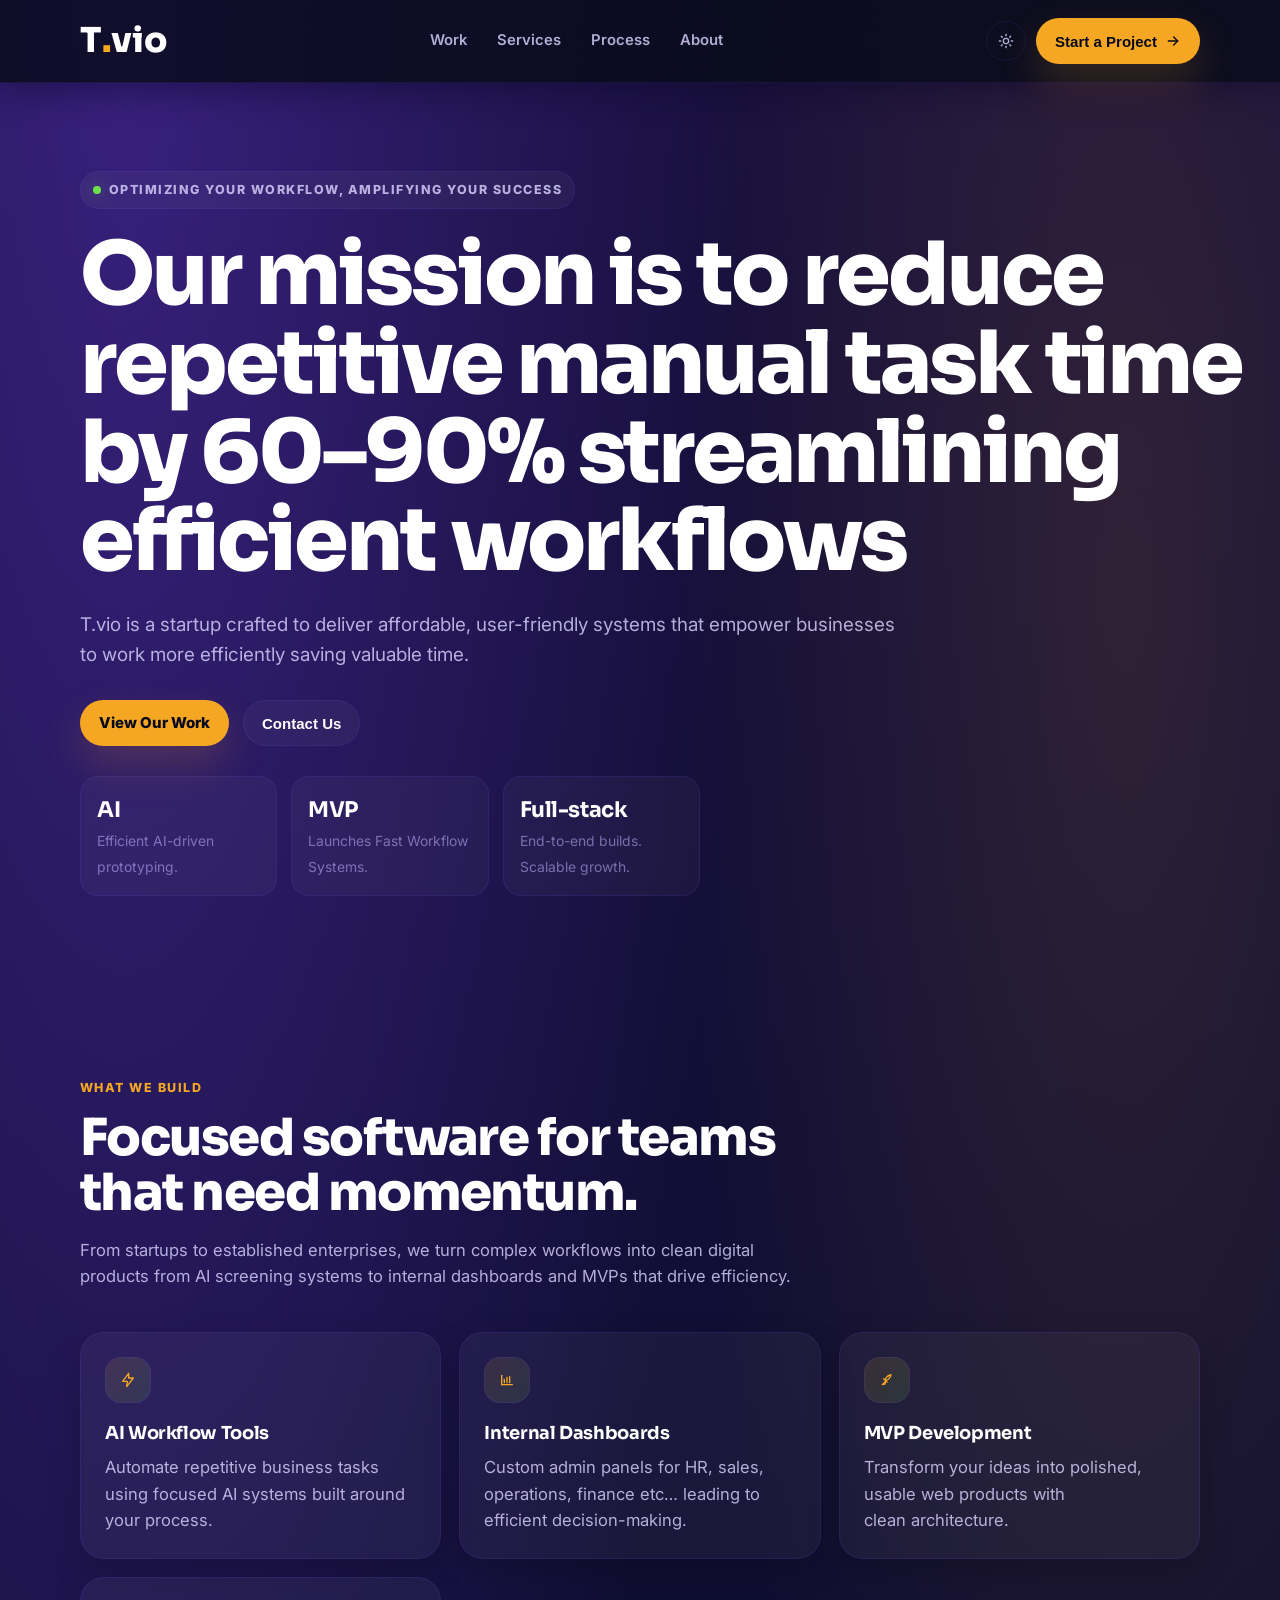
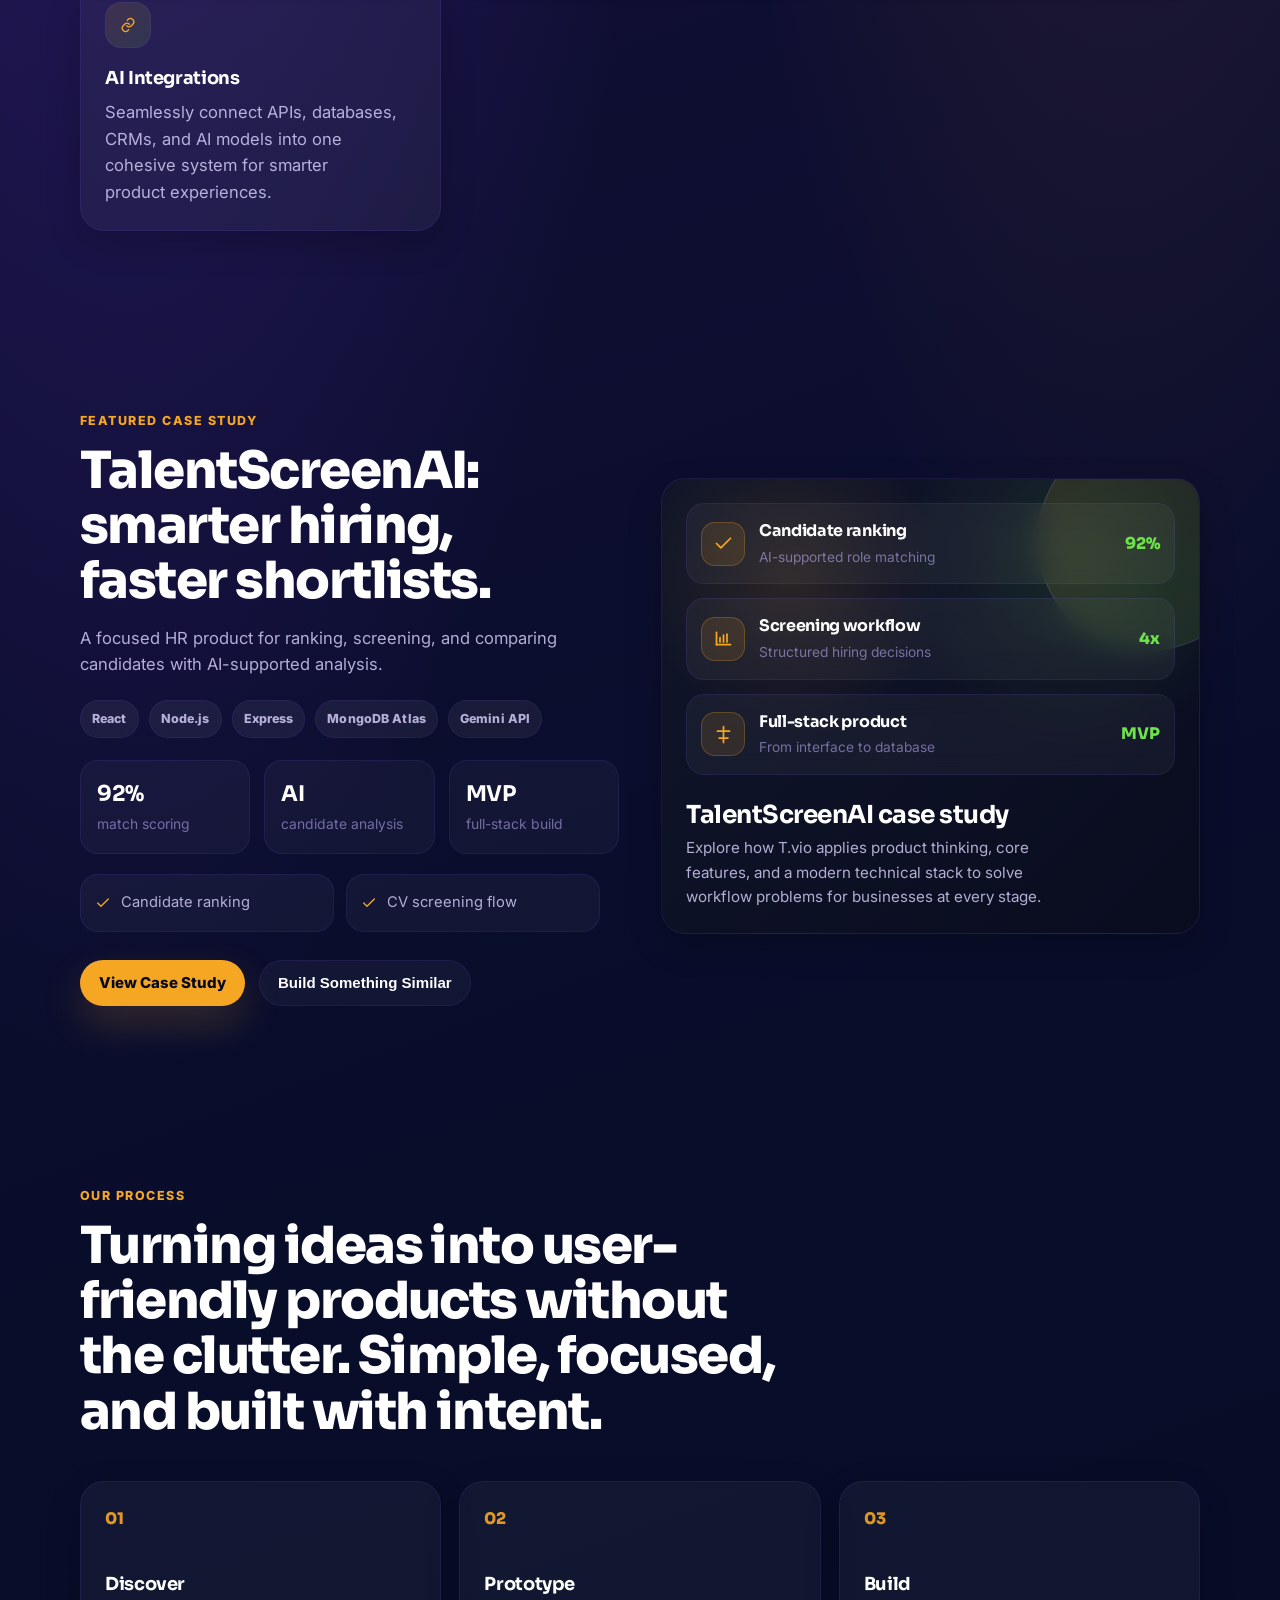
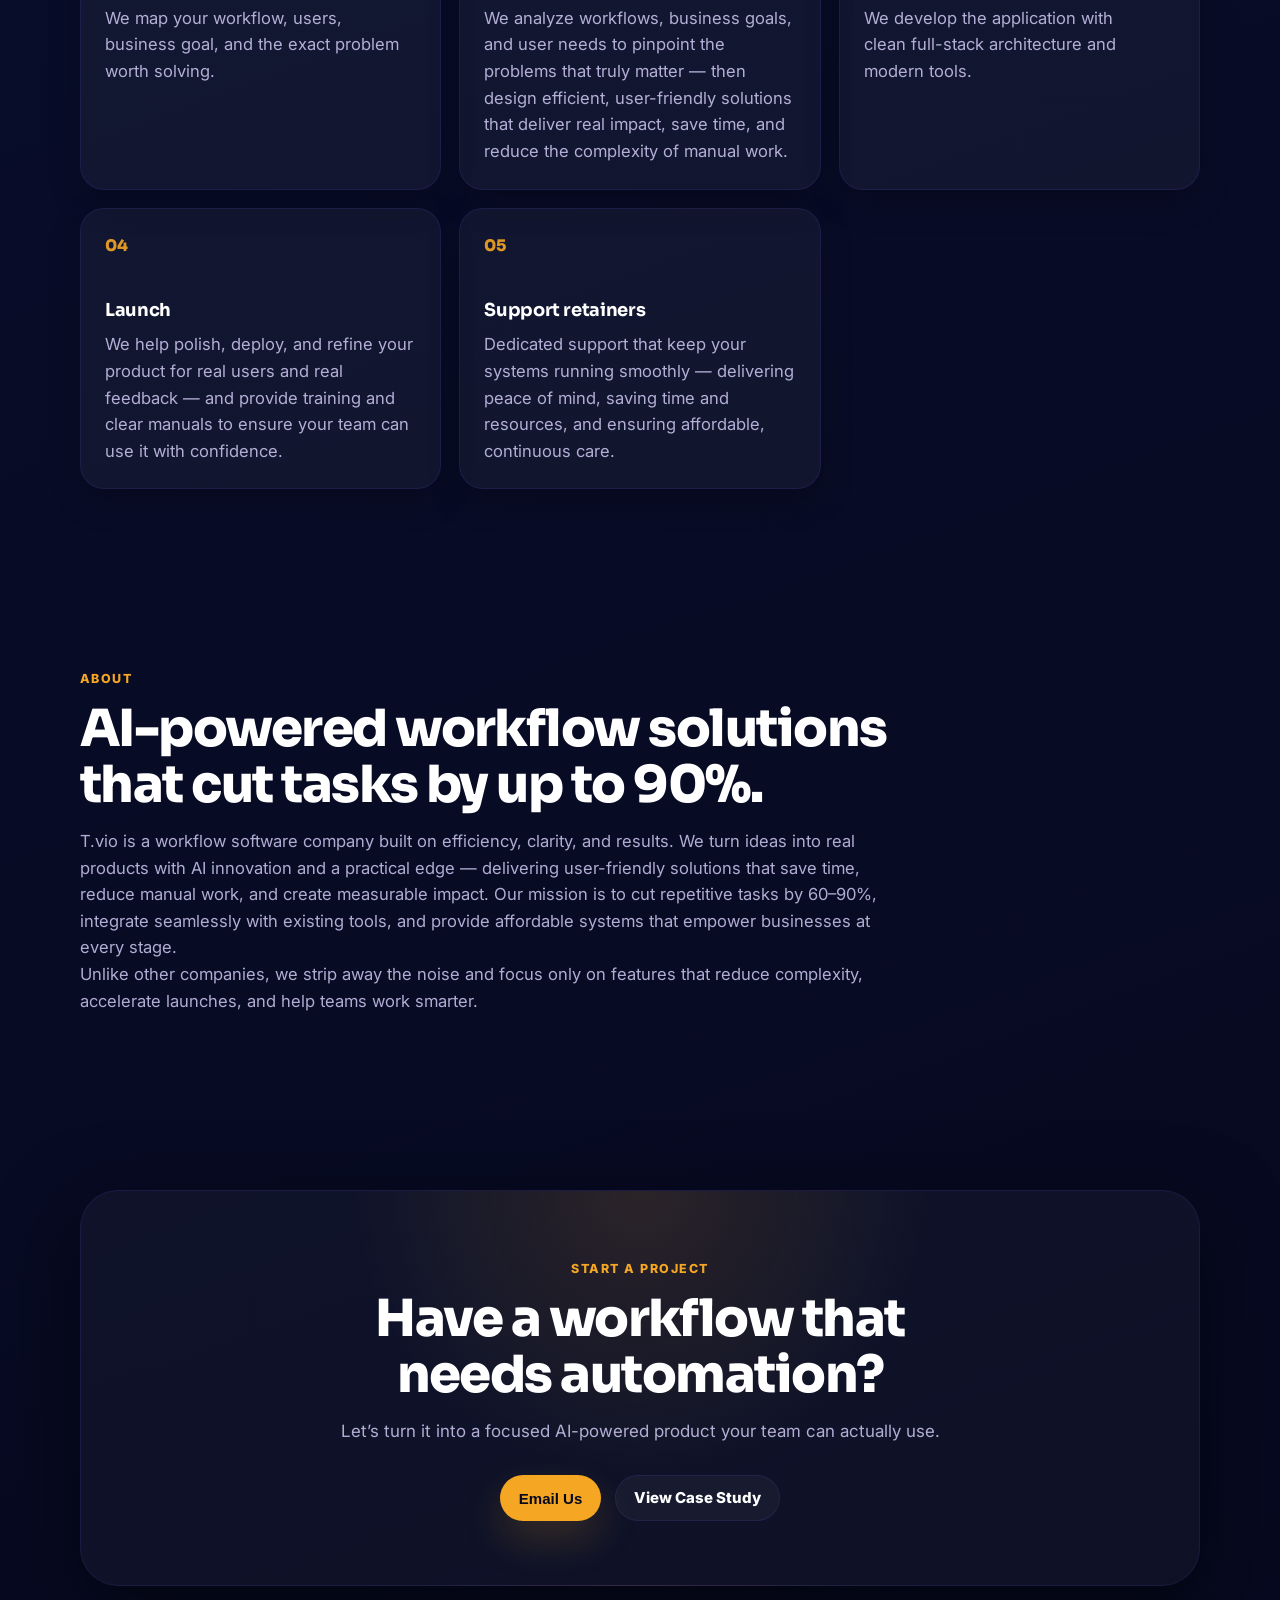
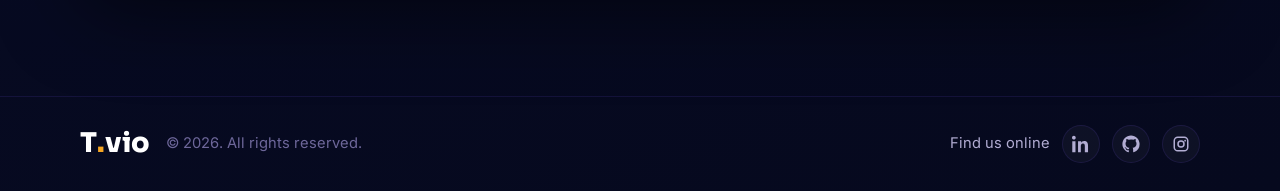
<file: index.html>
<!DOCTYPE html>
<html lang="en">
<head>
  <meta charset="UTF-8" />
  <meta name="viewport" content="width=device-width, initial-scale=1.0" />
  <title>T.vio — Optimizing Your Workflow, Amplifying Your Success.</title>
  <meta name="description" content="T.vio builds AI-powered tools, MVPs, dashboards, and automation systems for startups and modern teams." />

  <link rel="preconnect" href="https://fonts.googleapis.com" />
  <link rel="preconnect" href="https://fonts.gstatic.com" crossorigin />
  <link href="https://fonts.googleapis.com/css2?family=Inter:wght@400;500;600;700;800;900&family=Sora:wght@600;700;800&display=swap" rel="stylesheet" />
  <link rel="icon" type="image/png" href="./img/tvio logo.jpeg">
  <link rel="stylesheet" href="style.css" />
</head>
<body>
  <header class="nav">
    <div class="container nav-inner">
      <a href="#top" class="logo" aria-label="T.vio home">T<span class="logo-accent">.</span>vio</a>

      <nav class="nav-links" id="main-navigation" aria-label="Main navigation">
        <a href="#work">Work</a>
        <a href="#services">Services</a>
        <a href="#process">Process</a>
        <a href="#about">About</a>
      </nav>

      <div class="nav-actions">
        <button class="mobile-menu-toggle" type="button" aria-label="Open menu" aria-expanded="false" aria-controls="main-navigation">
          <svg class="menu-icon" viewBox="0 0 24 24" aria-hidden="true">
            <path d="M4 7h16" />
            <path d="M4 12h16" />
            <path d="M4 17h16" />
          </svg>
          <svg class="close-icon" viewBox="0 0 24 24" aria-hidden="true">
            <path d="M6 6l12 12" />
            <path d="M18 6L6 18" />
          </svg>
        </button>
        <button class="theme-toggle" type="button" aria-label="Toggle light mode" aria-pressed="false">
          <svg class="theme-icon sun-icon" viewBox="0 0 24 24" aria-hidden="true">
            <circle cx="12" cy="12" r="4" />
            <path d="M12 2v2" />
            <path d="M12 20v2" />
            <path d="M4.93 4.93l1.41 1.41" />
            <path d="M17.66 17.66l1.41 1.41" />
            <path d="M2 12h2" />
            <path d="M20 12h2" />
            <path d="M4.93 19.07l1.41-1.41" />
            <path d="M17.66 6.34l1.41-1.41" />
          </svg>
          <svg class="theme-icon moon-icon" viewBox="0 0 24 24" aria-hidden="true">
            <path d="M21 14.5A8.5 8.5 0 0 1 9.5 3a7 7 0 1 0 11.5 11.5z" />
          </svg>
        </button>
        <button class="btn btn-primary js-contact-trigger" type="button">
          Start a Project
          <svg class="btn-icon" viewBox="0 0 24 24" aria-hidden="true"><path d="M5 12h14" /><path d="M13 6l6 6-6 6" /></svg>
        </button>
      </div>
    </div>
  </header>

  <main id="top">
    <section class="hero">
      <div class="container hero-grid">
        <div class="hero-content">
          <div class="eyebrow"><span class="dot"></span> Optimizing Your Workflow, Amplifying Your Success</div>
          <h1><span class="headline-line">Our mission is to reduce</span><span class="headline-line">repetitive manual task time</span><span class="headline-line">by 60–90% streamlining</span><span class="headline-line">efficient workflows</span></h1>
          <p>
            <span class="headline-line">T.vio is a startup crafted to deliver affordable, user-friendly systems that empower businesses</span><span class="headline-line">to work more efficiently saving valuable time.</span>
          </p>

          <div class="hero-actions">
            <a href="#work" class="btn btn-primary">View Our Work</a>
            <button class="btn btn-secondary js-contact-trigger" type="button">Contact Us</button>
          </div>

          <div class="metrics" aria-label="Studio highlights">
            <div class="metric">
              <strong>AI</strong>
              <span>Efficient AI-driven prototyping.</span>
            </div>
            <div class="metric">
              <strong>MVP</strong>
              <span>Launches Fast Workflow Systems.</span>
            </div>
            <div class="metric">
              <strong>Full-stack</strong>
              <span>End-to-end builds. Scalable growth.</span>
            </div>
          </div>

        </div>
      </div>
    </section>


    <section id="services">
      <div class="container">
        <div class="section-header">
          <div class="section-kicker">What we build</div>
          <h2>Focused software for teams that need momentum.</h2>
          <p>
            From startups to established enterprises, we turn complex workflows into clean digital products from AI screening systems to internal dashboards and MVPs that drive efficiency.
          </p>
        </div>

        <div class="cards-grid">
          <article class="card">
            <div class="icon" aria-hidden="true">
              <svg viewBox="0 0 24 24"><path d="M13 2L4 14h7l-1 8 10-13h-7l0-7z" /></svg>
            </div>
            <h3>AI Workflow Tools</h3>
            <p>Automate repetitive business tasks using focused AI systems built around your process.</p>
          </article>

          <article class="card">
            <div class="icon" aria-hidden="true">
              <svg viewBox="0 0 24 24"><path d="M4 19V5" /><path d="M4 19h16" /><path d="M8 16v-5" /><path d="M12 16V8" /><path d="M16 16v-9" /></svg>
            </div>
            <h3>Internal Dashboards</h3>
            <p>Custom admin panels for HR, sales, operations, finance etc… leading to efficient decision-making.</p>
          </article>

          <article class="card">
            <div class="icon" aria-hidden="true">
              <svg viewBox="0 0 24 24"><path d="M12 15l-3-3a12 12 0 0 1 9-8 12 12 0 0 1-8 9l-3-3" /><path d="M9 15l-3 3" /><path d="M14 6h.01" /><path d="M5 19l4-1 1-4" /></svg>
            </div>
            <h3>MVP Development</h3>
            <p>Transform your ideas into polished, usable web products with clean architecture.</p>
          </article>

          <article class="card">
            <div class="icon" aria-hidden="true">
              <svg viewBox="0 0 24 24"><path d="M10 13a5 5 0 0 0 7.07 0l2.12-2.12a5 5 0 0 0-7.07-7.07L11 4.93" /><path d="M14 11a5 5 0 0 0-7.07 0L4.81 13.12a5 5 0 0 0 7.07 7.07L13 19.07" /></svg>
            </div>
            <h3>AI Integrations</h3>
            <p>Seamlessly connect APIs, databases, CRMs, and AI models into one cohesive system for smarter product experiences.</p>
          </article>
        </div>
      </div>
    </section>

    <section id="work">
      <div class="container">
        <div class="case-study-showcase">
          <div class="case-study-content">
            <div class="section-kicker">Featured case study</div>
            <h2>TalentScreenAI: smarter hiring, faster shortlists.</h2>
            <p>
              A focused HR product for ranking, screening, and comparing candidates with AI-supported analysis.
            </p>

            <div class="tech-list" aria-label="Technologies used">
              <span>React</span>
              <span>Node.js</span>
              <span>Express</span>
              <span>MongoDB Atlas</span>
              <span>Gemini API</span>
            </div>

            <div class="project-stat-grid" aria-label="Case study highlights">
              <div class="project-stat">
                <strong>92%</strong>
                <span>match scoring</span>
              </div>
              <div class="project-stat">
                <strong>AI</strong>
                <span>candidate analysis</span>
              </div>
              <div class="project-stat">
                <strong>MVP</strong>
                <span>full-stack build</span>
              </div>
            </div>

            <div class="feature-points">
              <div class="feature-point"><svg class="check-icon" viewBox="0 0 24 24" aria-hidden="true"><path d="M20 6L9 17l-5-5" /></svg> Candidate ranking</div>
              <div class="feature-point"><svg class="check-icon"viewBox="0 0 24 24" aria-hidden="true"><path d="M20 6L9 17l-5-5" /></svg> CV screening flow</div>
            </div>

            <div class="case-study-actions">
              <a href="./sub_pages/talentscreenai_case_study_template.html" class="btn btn-primary">View Case Study</a>
              <button class="btn btn-secondary js-contact-trigger" type="button">Build Something Similar</button>
            </div>
          </div>

          <div class="card about-card" aria-label="Abstract TalentScreenAI project visual">
            <div class="abstract-visual">
              <div class="abstract-row">
                <div class="abstract-icon" aria-hidden="true">
                  <svg viewBox="0 0 24 24"><path d="M20 6L9 17l-5-5" /></svg>
                </div>
                <div>
                  <strong>Candidate ranking</strong>
                  <span>AI-supported role matching</span>
                </div>
                <div class="abstract-metric">92%</div>
              </div>

              <div class="abstract-row">
                <div class="abstract-icon" aria-hidden="true">
                  <svg viewBox="0 0 24 24"><path d="M4 19V5" /><path d="M4 19h16" /><path d="M8 16v-5" /><path d="M12 16V8" /><path d="M16 16v-9" /></svg>
                </div>
                <div>
                  <strong>Screening workflow</strong>
                  <span>Structured hiring decisions</span>
                </div>
                <div class="abstract-metric">4x</div>
              </div>

              <div class="abstract-row">
                <div class="abstract-icon" aria-hidden="true">
                  <svg viewBox="0 0 24 24"><path d="M12 3v18" /><path d="M5 8h14" /><path d="M7 16h10" /></svg>
                </div>
                <div>
                  <strong>Full-stack product</strong>
                  <span>From interface to database</span>
                </div>
                <div class="abstract-metric">MVP</div>
              </div>
            </div>

            <div class="abstract-caption">
              <strong>TalentScreenAI case study</strong>
              <p>Explore how T.vio applies product thinking, core features, and a modern technical stack to solve workflow problems for businesses at every stage.</p>
            </div>
          </div>
        </div>
      </div>
    </section>

    <section id="process">
      <div class="container">
        <div class="section-header">
          <div class="section-kicker">Our process</div>
          <h2>Turning ideas into user-friendly products without the clutter. Simple, focused, and built with intent.</h2>
        </div>

        <div class="process-grid">
          <article class="card process-card">
            <h3>Discover</h3>
            <p>We map your workflow, users, business goal, and the exact problem worth solving.</p>
          </article>

          <article class="card process-card">
            <h3>Prototype</h3>
            <p>We analyze workflows, business goals, and user needs to pinpoint the problems that truly matter — then design efficient, user-friendly solutions that deliver real impact, save time, and reduce the complexity of manual work.</p>
          </article>

          <article class="card process-card">
            <h3>Build</h3>
            <p>We develop the application with clean full-stack architecture and modern tools.</p>
          </article>

          <article class="card process-card">
            <h3>Launch</h3>
            <p>We help polish, deploy, and refine your product for real users and real feedback — and provide training and clear manuals to ensure your team can use it with confidence.</p>
          </article>

          <article class="card process-card">
            <h3>Support retainers</h3>
            <p>Dedicated support that keep your systems running smoothly — delivering peace of mind, saving time and resources, and ensuring affordable, continuous care.</p>
          </article>
        </div>
      </div>
    </section>

    <section id="about">
      <div class="container about">
        <div class="about-text">
          <div class="section-kicker">About</div>
          <h2>AI-powered workflow solutions that cut tasks by up to 90%.</h2>
          <p>
            T.vio is a workflow software company built on efficiency, clarity, and results. We turn ideas into real products with AI innovation and a practical edge — delivering user-friendly solutions that save time, reduce manual work, and create measurable impact. Our mission is to cut repetitive tasks by 60–90%, integrate seamlessly with existing tools, and provide affordable systems that empower businesses at every stage.
          </p>
          <p>
            Unlike other companies, we strip away the noise and focus only on features that reduce complexity, accelerate launches, and help teams work smarter.
          </p>
        </div>
      </div>
    </section>

    <section class="cta" id="contact">
      <div class="container">
        <div class="cta-box">
          <div class="section-kicker">Start a project</div>
          <h2>Have a workflow that needs automation?</h2>
          <p>
            Let’s turn it into a focused AI-powered product your team can actually&nbsp;use.
          </p>
          <div class="hero-actions" style="justify-content: center; margin-bottom: 0;">
            <button class="btn btn-primary js-contact-trigger" type="button">Email Us</button>
            <a href="./sub_pages/talentscreenai_case_study_template.html" class="btn btn-secondary">View Case Study</a>
          </div>
        </div>
      </div>
    </section>
  </main>

  <footer class="footer">
    <div class="container footer-inner">
      <div class="footer-brand">
        <a href="#top" class="logo footer-logo" aria-label="T.vio home">T<span class="logo-accent">.</span>vio</a>
        <span>© 2026. All rights reserved.</span>
      </div>
      <div class="footer-links">
        <span>Find us online</span>
        <div class="footer-socials" aria-label="Social links">
          <a class="social-link" href="https://www.linkedin.com/in/t-vio-a77339404/" target="_blank" rel="noopener noreferrer" aria-label="LinkedIn">
            <svg viewBox="0 0 24 24" aria-hidden="true">
              <path d="M4.98 3.5C4.98 4.88 3.86 6 2.5 6S0 4.88 0 3.5 1.12 1 2.5 1s2.48 1.12 2.48 2.5zM.36 8.25h4.28V23H.36V8.25zM8.06 8.25h4.1v2.02h.06c.57-1.08 1.96-2.22 4.04-2.22 4.32 0 5.12 2.84 5.12 6.54V23h-4.27v-7.46c0-1.78-.03-4.07-2.48-4.07-2.49 0-2.87 1.94-2.87 3.94V23H8.06V8.25z" />
            </svg>
          </a>
          <a class="social-link" href="https://github.com/nuviofreelancers" target="_blank" rel="noopener noreferrer" aria-label="GitHub">
            <svg viewBox="0 0 24 24" aria-hidden="true">
              <path d="M12 .5C5.65.5.5 5.65.5 12c0 5.08 3.29 9.39 7.86 10.91.58.11.79-.25.79-.56v-2.14c-3.2.7-3.87-1.36-3.87-1.36-.52-1.34-1.28-1.69-1.28-1.69-1.05-.72.08-.7.08-.7 1.16.08 1.77 1.19 1.77 1.19 1.03 1.76 2.7 1.25 3.36.96.1-.75.4-1.25.73-1.54-2.55-.29-5.23-1.28-5.23-5.68 0-1.25.45-2.28 1.18-3.08-.12-.29-.51-1.46.11-3.04 0 0 .97-.31 3.16 1.18A10.9 10.9 0 0 1 12 6.07c.98 0 1.96.13 2.88.38 2.19-1.49 3.15-1.18 3.15-1.18.63 1.58.23 2.75.11 3.04.74.8 1.18 1.83 1.18 3.08 0 4.42-2.69 5.38-5.25 5.67.41.36.78 1.06.78 2.14v3.15c0 .31.21.68.8.56A11.51 11.51 0 0 0 23.5 12C23.5 5.65 18.35.5 12 .5z" />
            </svg>
          </a>
          <a class="social-link" href="https://www.instagram.com/t.vio_ltd" target="_blank" rel="noopener noreferrer" aria-label="Instagram">
            <svg viewBox="0 0 24 24" aria-hidden="true">
              <path d="M7.75 2h8.5A5.76 5.76 0 0 1 22 7.75v8.5A5.76 5.76 0 0 1 16.25 22h-8.5A5.76 5.76 0 0 1 2 16.25v-8.5A5.76 5.76 0 0 1 7.75 2zm0 2A3.75 3.75 0 0 0 4 7.75v8.5A3.75 3.75 0 0 0 7.75 20h8.5A3.75 3.75 0 0 0 20 16.25v-8.5A3.75 3.75 0 0 0 16.25 4h-8.5z" />
              <path d="M12 7a5 5 0 1 1 0 10 5 5 0 0 1 0-10zm0 2a3 3 0 1 0 0 6 3 3 0 0 0 0-6z" />
              <path d="M17.5 6.35a1.15 1.15 0 1 1 0 2.3 1.15 1.15 0 0 1 0-2.3z" />
            </svg>
          </a>
        </div>
      </div>
    </div>
  </footer>
  <!-- Contact Modal -->
  <div class="contact-modal" id="contactModal" role="dialog" aria-modal="true" aria-labelledby="modalTitle" hidden>
    <div class="contact-modal-backdrop js-modal-close"></div>
    <div class="contact-modal-card">
      <button class="contact-modal-close js-modal-close" type="button" aria-label="Close">
        <svg viewBox="0 0 24 24" aria-hidden="true"><path d="M6 6l12 12" /><path d="M18 6L6 18" /></svg>
      </button>

      <div class="contact-modal-icon" aria-hidden="true">
        <svg viewBox="0 0 24 24"><path d="M12 2v4" /><path d="M12 18v4" /><path d="M4.93 4.93l2.83 2.83" /><path d="M16.24 16.24l2.83 2.83" /><path d="M2 12h4" /><path d="M18 12h4" /><path d="M4.93 19.07l2.83-2.83" /><path d="M16.24 7.76l2.83-2.83" /></svg>
      </div>

      <div class="contact-modal-kicker">Coming soon</div>
      <h3 id="modalTitle">This feature is on its way.</h3>
      <p>Our project intake form isn't live just yet — but we'd love to hear from you. Drop us an email and we'll get back to you shortly.</p>

      <a href="mailto:nuviofreelancers@gmail.com" class="btn btn-primary contact-modal-btn">
        <svg viewBox="0 0 24 24" aria-hidden="true" class="btn-icon"><path d="M4 4h16a2 2 0 0 1 2 2v12a2 2 0 0 1-2 2H4a2 2 0 0 1-2-2V6a2 2 0 0 1 2-2z" /><path d="M22 6l-10 7L2 6" /></svg>
        nuviofreelancers@gmail.com
      </a>
    </div>
  </div>

  <style>
    .contact-modal {
      position: fixed;
      inset: 0;
      z-index: 200;
      display: grid;
      place-items: center;
      padding: 20px;
    }

    .contact-modal[hidden] { display: none; }

    .contact-modal-backdrop {
      position: absolute;
      inset: 0;
      background: rgba(8, 11, 26, 0.78);
      backdrop-filter: blur(6px);
      animation: modalFadeIn 0.2s ease;
    }

    body.light-mode .contact-modal-backdrop {
      background: rgba(14, 18, 40, 0.52);
    }

    .contact-modal-card {
      position: relative;
      z-index: 1;
      width: min(480px, 100%);
      padding: 40px 36px 36px;
      border-radius: 32px;
      border: 1px solid var(--border);
      background: var(--card-strong);
      box-shadow: var(--shadow);
      text-align: center;
      animation: modalSlideUp 0.25s cubic-bezier(0.22, 1, 0.36, 1);
    }

    body.light-mode .contact-modal-card {
      background: #FFFFFF;
      border-color: rgba(245, 166, 35, 0.18);
    }

    @keyframes modalFadeIn {
      from { opacity: 0; }
      to   { opacity: 1; }
    }

    @keyframes modalSlideUp {
      from { opacity: 0; transform: translateY(18px) scale(0.97); }
      to   { opacity: 1; transform: translateY(0) scale(1); }
    }

    .contact-modal-close {
      position: absolute;
      top: 16px;
      right: 16px;
      width: 36px;
      height: 36px;
      display: inline-grid;
      place-items: center;
      border-radius: 999px;
      border: 1px solid var(--border);
      background: transparent;
      color: var(--muted);
      cursor: pointer;
      transition: background 0.2s ease, color 0.2s ease;
    }

    .contact-modal-close:hover {
      background: rgba(255, 255, 255, 0.07);
      color: var(--text);
    }

    .contact-modal-close svg {
      width: 14px;
      height: 14px;
      stroke: currentColor;
      stroke-width: 2.5;
      fill: none;
      stroke-linecap: round;
    }

    .contact-modal-icon {
      width: 56px;
      height: 56px;
      display: grid;
      place-items: center;
      border-radius: 20px;
      margin: 0 auto 20px;
      background: linear-gradient(135deg, var(--color-orange-dim), var(--color-green-dim));
      border: 1px solid rgba(245, 166, 35, 0.22);
      color: var(--primary);
    }

    .contact-modal-icon svg {
      width: 24px;
      height: 24px;
      stroke: currentColor;
      stroke-width: 2;
      fill: none;
      stroke-linecap: round;
      stroke-linejoin: round;
      animation: modalIconSpin 10s linear infinite;
    }

    @keyframes modalIconSpin {
      from { transform: rotate(0deg); }
      to   { transform: rotate(360deg); }
    }

    .contact-modal-kicker {
      color: var(--primary);
      font-size: 0.76rem;
      font-weight: 800;
      letter-spacing: 0.12em;
      text-transform: uppercase;
      margin-bottom: 10px;
    }

    .contact-modal-card h3 {
      font-size: 1.55rem;
      letter-spacing: -0.025em;
      margin-bottom: 12px;
    }

    .contact-modal-card p {
      color: var(--muted-2);
      font-size: 0.97rem;
      line-height: 1.6;
      max-width: 360px;
      margin: 0 auto 28px;
    }

    .contact-modal-btn {
      width: 100%;
      font-size: 0.9rem;
      letter-spacing: 0.01em;
    }
  </style>

</body>
<script src="script.js"></script>
<script>
  const modal = document.getElementById('contactModal');

  function openModal() {
    modal.hidden = false;
    document.body.style.overflow = 'hidden';
    modal.querySelector('.contact-modal-close').focus();
  }

  function closeModal() {
    modal.hidden = true;
    document.body.style.overflow = '';
  }

  document.querySelectorAll('.js-contact-trigger').forEach(btn => {
    btn.addEventListener('click', openModal);
  });

  document.querySelectorAll('.js-modal-close').forEach(el => {
    el.addEventListener('click', closeModal);
  });

  document.addEventListener('keydown', (e) => {
    if (e.key === 'Escape' && !modal.hidden) closeModal();
  });
</script>
</html>
</file>
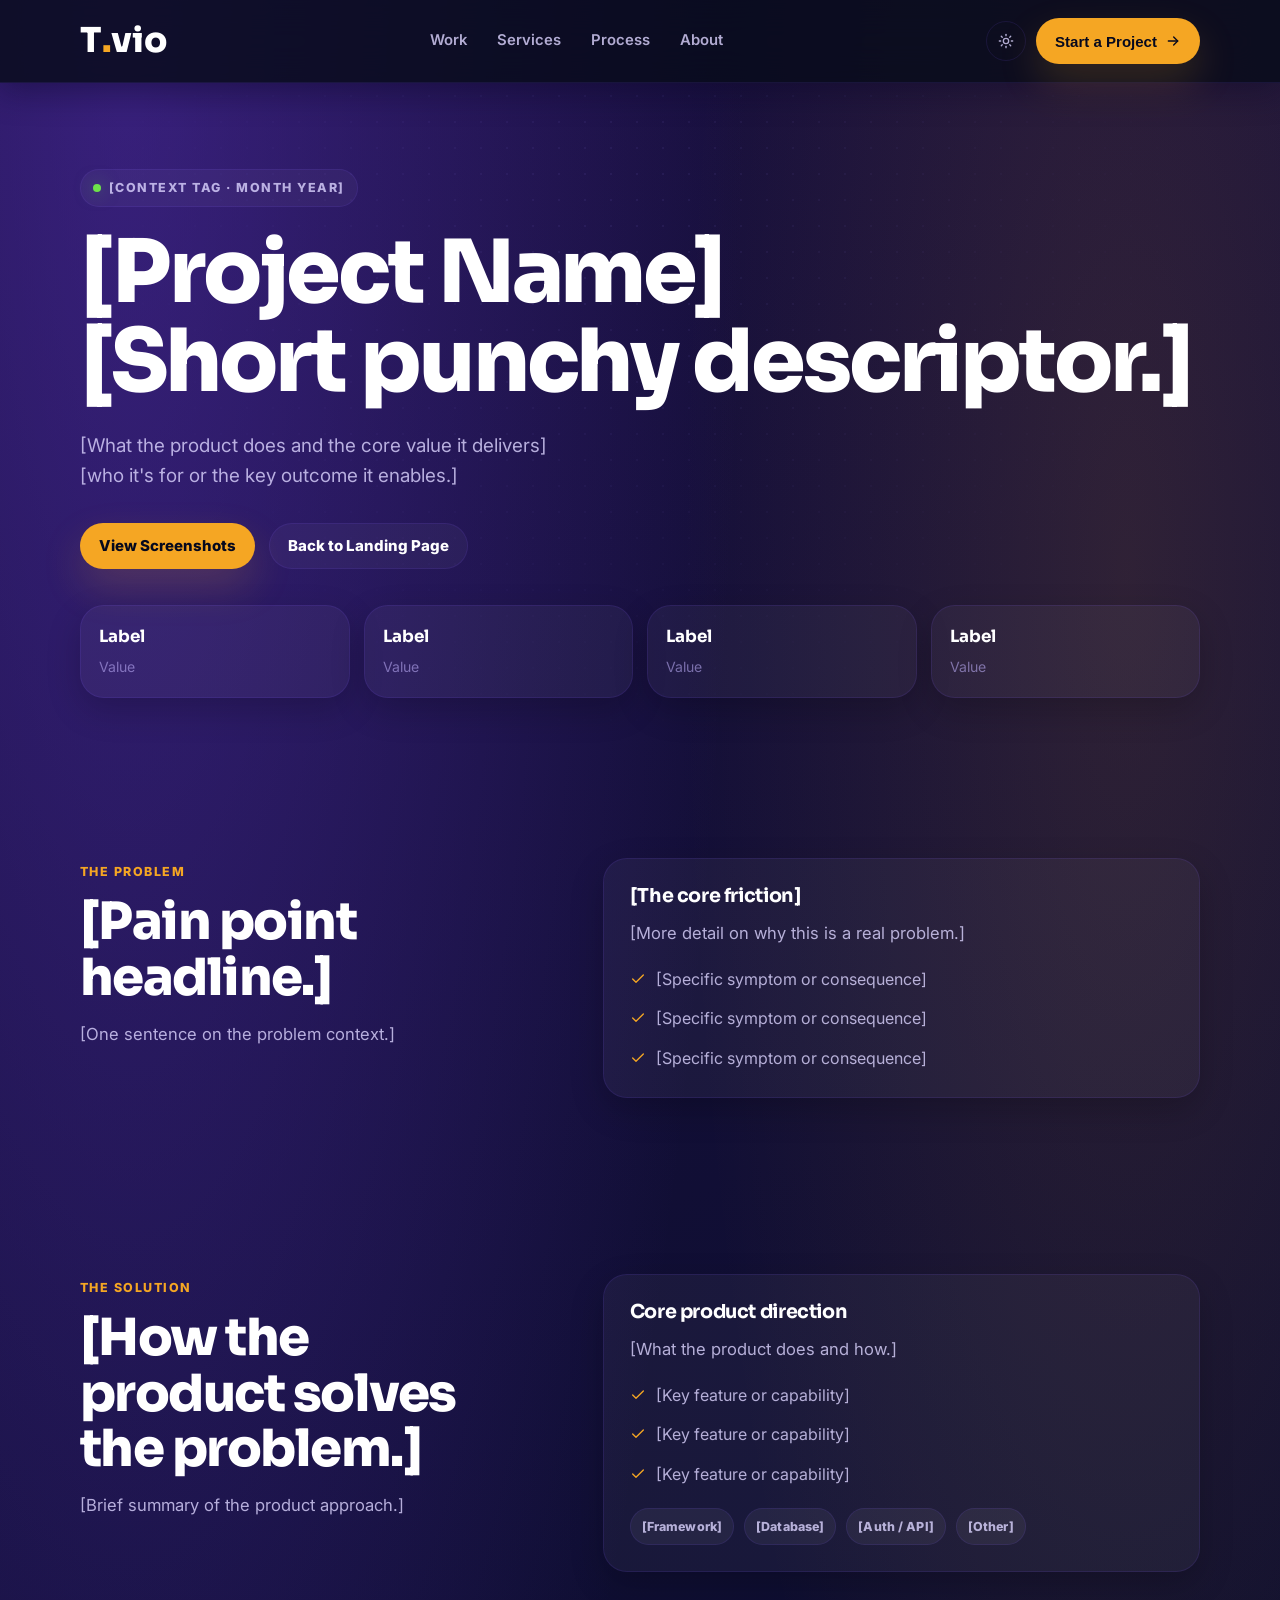
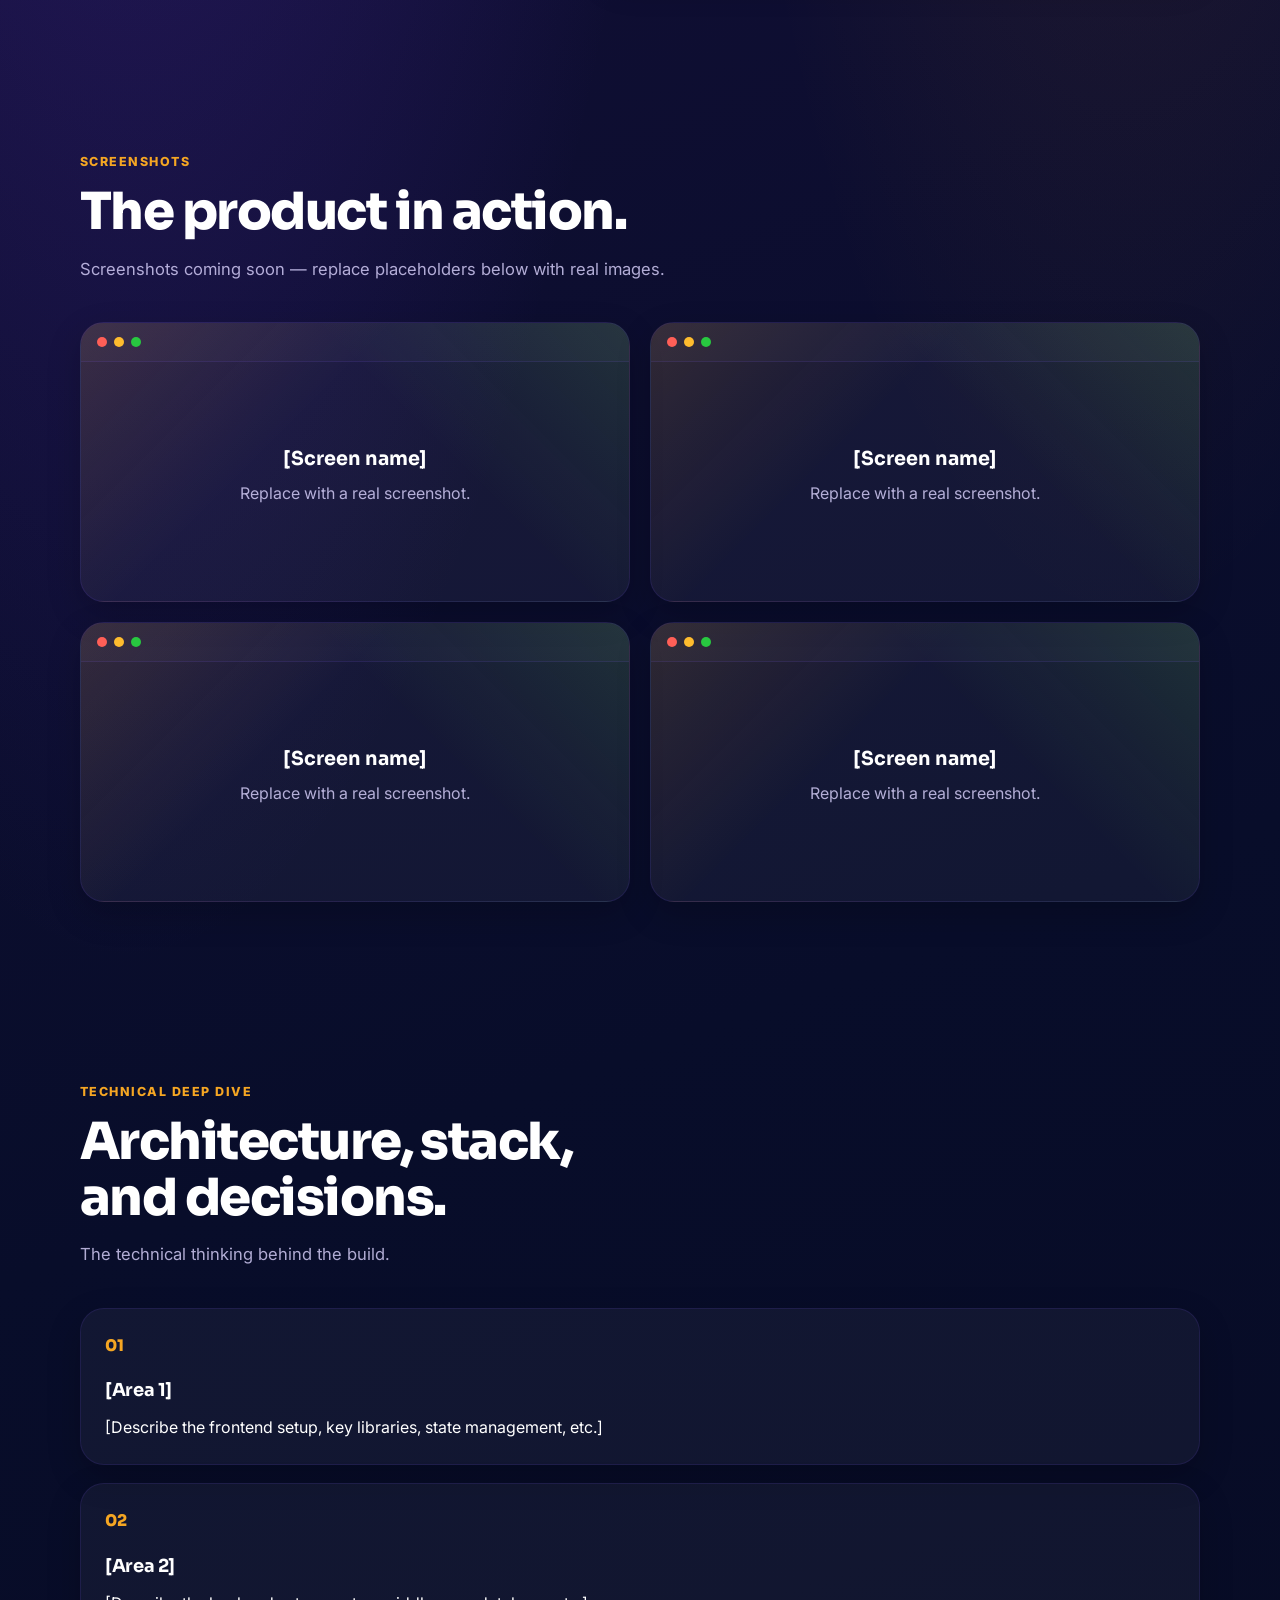
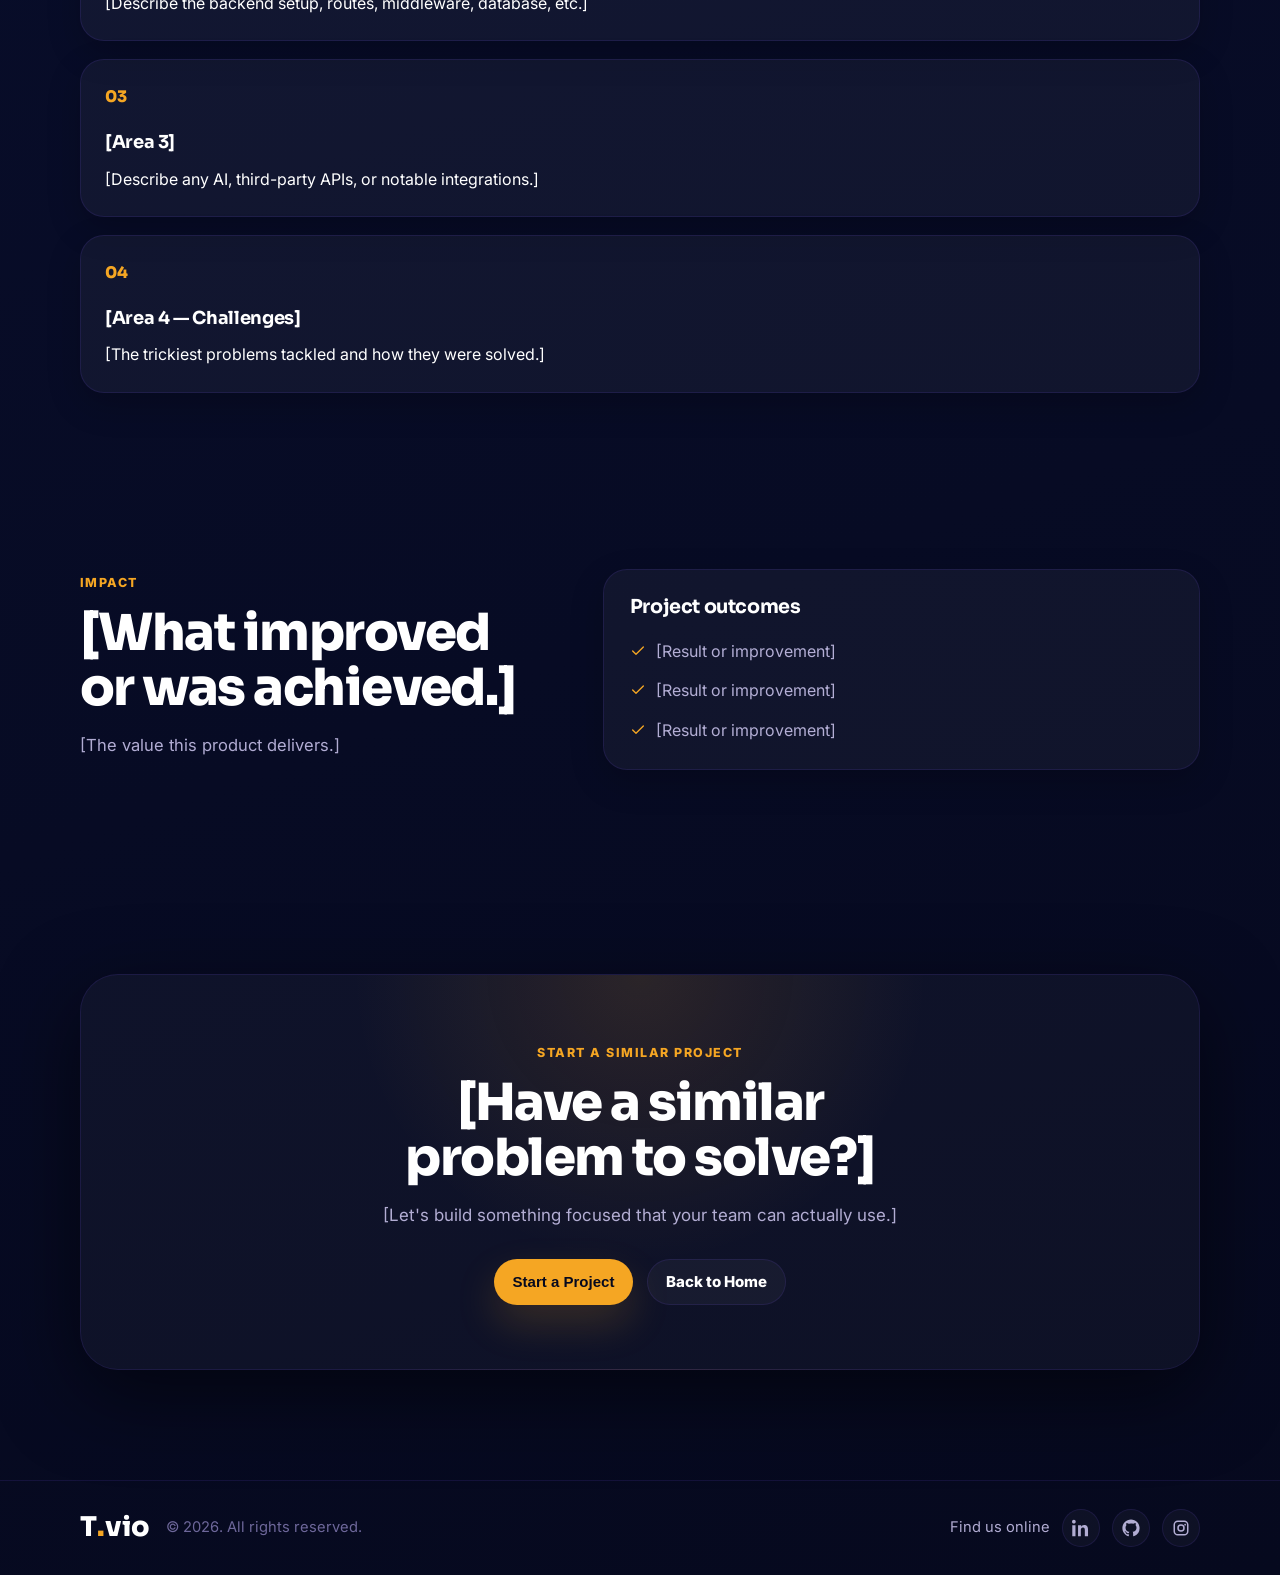
<file: sub_pages/case_study_template_BLANK.html>
<!DOCTYPE html>
<html lang="en">
<head>
  <meta charset="UTF-8" />
  <meta name="viewport" content="width=device-width, initial-scale=1.0" />

  <!-- TODO: Update title → "[Project Name] Case Study — T.vio" -->
  <title>[Project Name] Case Study — T.vio</title>
  <!-- TODO: Update meta description -->
  <meta name="description" content="A T.vio case study — [one sentence about the project]." />

  <link rel="preconnect" href="https://fonts.googleapis.com" />
  <link rel="preconnect" href="https://fonts.gstatic.com" crossorigin />
  <link href="https://fonts.googleapis.com/css2?family=Inter:wght@400;500;600;700;800;900&family=Sora:wght@600;700;800&display=swap" rel="stylesheet" />

  <link rel="icon" type="image/png" href="../img/tvio logo.jpeg">
  <link rel="stylesheet" href="../tvio-theme.css" />
  <link rel="stylesheet" href="../style.css" />

  <style>
    * { box-sizing: border-box; margin: 0; padding: 0; }
    html { scroll-behavior: smooth; }
    a { color: inherit; text-decoration: none; }
    img { display: block; max-width: 100%; }
    h1, h2, h3, p, li { text-wrap: pretty; }
    h1, h2, h3 { font-family: var(--font-heading); text-wrap: balance; }
    .headline-line { display: block; }
    .hero-lockup .headline-line { white-space: nowrap; }
    .container { width: min(1120px, calc(100% - 40px)); margin: 0 auto; }

    .nav {
      position: sticky; top: 0; z-index: 50;
      backdrop-filter: blur(18px);
      background: rgba(8, 11, 26, 0.82);
      border-bottom: 1px solid var(--border);
      transition: background 0.25s ease, border-color 0.25s ease;
    }
    body.menu-open { overflow: hidden; }
    .nav-inner { min-height: 82px; display: flex; align-items: center; justify-content: space-between; gap: 20px; }
    .logo { display: inline-flex; align-items: center; color: var(--text); font-family: var(--font-heading); font-size: 2.15rem; font-weight: 800; line-height: 1; }
    .logo-accent { color: var(--primary); }
    .nav-links { display: flex; align-items: center; gap: 30px; color: var(--muted-2); font-size: 0.93rem; font-weight: 600; }
    .nav-links a { position: relative; padding: 8px 0; transition: color 0.2s ease; }
    .nav-links a::after { content: ""; position: absolute; left: 0; right: 0; bottom: 2px; height: 2px; border-radius: 999px; background: var(--primary); transform: scaleX(0); transform-origin: center; transition: transform 0.2s ease; }
    .nav-links a:hover { color: var(--text); }
    .nav-links a:hover::after { transform: scaleX(1); }
    .nav-actions { display: flex; align-items: center; gap: 10px; }

    .btn { display: inline-flex; align-items: center; justify-content: center; gap: 8px; min-height: 46px; padding: 0 18px; white-space: nowrap; border-radius: 999px; border: 1px solid transparent; font-weight: 800; font-size: 0.94rem; transition: transform 0.2s ease, border-color 0.2s ease, background 0.2s ease; cursor: pointer; }
    .btn:hover { transform: translateY(-2px); }
    .btn-primary { background: var(--cta); color: var(--cta-text); box-shadow: 0 18px 40px rgba(245, 166, 35, 0.18); }
    .btn-secondary { background: rgba(255, 255, 255, 0.04); border-color: var(--border); color: var(--text); }

    .btn-icon, .theme-icon, .menu-icon, .close-icon, .section-icon svg, .check-icon {
      width: 16px; height: 16px; stroke: currentColor; stroke-width: 2; fill: none; stroke-linecap: round; stroke-linejoin: round;
    }
    .theme-toggle, .mobile-menu-toggle { width: 40px; height: 40px; display: inline-grid; place-items: center; border-radius: 999px; border: 1px solid var(--border); background: transparent; color: var(--muted-2); cursor: pointer; transition: transform 0.2s ease, background 0.2s ease, border-color 0.2s ease, color 0.2s ease; }
    .theme-toggle:hover, .mobile-menu-toggle:hover { transform: translateY(-1px); background: rgba(255, 255, 255, 0.055); color: var(--text); border-color: var(--color-faint-white); }
    .mobile-menu-toggle { display: none; }
    .close-icon, .moon-icon { display: none; }
    body.menu-open .menu-icon, body.light-mode .sun-icon { display: none; }
    body.menu-open .close-icon, body.light-mode .moon-icon { display: block; }

    .case-hero { position: relative; overflow: hidden; padding: 86px 0 72px; }
    .case-hero::before { content: ""; position: absolute; inset: 16px 0 auto 50%; width: min(780px, 90vw); height: min(780px, 90vw); transform: translateX(-50%); background: radial-gradient(circle at 50% 50%, var(--color-green-dim), transparent 0 34%, transparent 54%), radial-gradient(circle at 50% 50%, var(--color-orange-dim), transparent 0 22%, transparent 48%); filter: blur(8px); opacity: 0.9; pointer-events: none; }
    .case-hero::after { content: ""; position: absolute; inset: 0; background-image: radial-gradient(var(--color-faint-white) 1px, transparent 1px); background-size: 26px 26px; mask-image: radial-gradient(circle at 50% 18%, black, transparent 68%); pointer-events: none; opacity: 0.45; }
    .case-hero-grid { position: relative; z-index: 1; display: grid; grid-template-columns: minmax(0, 1fr); gap: 52px; align-items: center; }
    .case-hero-grid > * { min-width: 0; }

    .eyebrow, .section-kicker { display: inline-flex; align-items: center; gap: 8px; color: var(--primary); font-size: 0.78rem; font-weight: 800; letter-spacing: 0.12em; text-transform: uppercase; margin-bottom: 12px; }
    .eyebrow { padding: 8px 12px; border-radius: 999px; border: 1px solid var(--border); background: rgba(255, 255, 255, 0.04); color: var(--muted-2); margin-bottom: 22px; }
    .dot { width: 8px; height: 8px; border-radius: 999px; background: var(--secondary); box-shadow: 0 0 18px rgba(110, 226, 74, 0.55); }

    h1 { font-size: clamp(3.25rem, 6.8vw, 6rem); line-height: 1.02; letter-spacing: -0.035em; font-weight: 800; max-width: 860px; margin-bottom: 24px; }
    .case-hero p { max-width: 650px; color: var(--muted-2); font-size: 1.18rem; margin-bottom: 32px; }
    .hero-actions { display: flex; flex-wrap: wrap; gap: 14px; }

    .meta-strip { position: relative; z-index: 1; display: grid; grid-template-columns: repeat(4, minmax(0, 1fr)); gap: 14px; margin-top: 36px; }
    .meta-card, .card, .screenshot-placeholder, .timeline-item { border-radius: var(--radius); background: var(--card); border: 1px solid var(--border); box-shadow: 0 12px 34px rgba(0, 0, 0, 0.2); }
    .meta-card { padding: 18px; }
    .meta-card strong { display: block; font-family: var(--font-heading); font-size: 1.05rem; margin-bottom: 3px; }
    .meta-card span { color: var(--muted); font-size: 0.88rem; }

    section { padding: 88px 0; }
    .section-header { max-width: 760px; margin-bottom: 40px; }
    h2 { font-size: clamp(2.25rem, 4vw, 3.45rem); line-height: 1.08; letter-spacing: -0.03em; font-weight: 800; margin-bottom: 16px; }
    .section-header p, .content-block p, .card p { color: var(--muted-2); font-size: 1.04rem; }

    .content-grid { display: grid; grid-template-columns: 0.9fr 1.1fr; gap: 34px; align-items: start; }
    .card { padding: 26px; }
    .card h3 { font-family: var(--font-heading); font-size: 1.2rem; line-height: 1.18; letter-spacing: -0.02em; margin-bottom: 12px; }
    .card-list { display: grid; gap: 14px; margin-top: 20px; list-style: none; }
    .card-list li { display: flex; gap: 10px; color: var(--muted-2); }
    .check-icon { flex: 0 0 auto; color: var(--primary); margin-top: 4px; }

    .screenshots-grid { display: grid; grid-template-columns: repeat(2, minmax(0, 1fr)); gap: 20px; }
    .screenshot-placeholder { min-height: 280px; overflow: hidden; background: linear-gradient(135deg, var(--color-orange-dim), transparent 38%), linear-gradient(225deg, var(--color-green-dim), transparent 38%), var(--card); }
    .browser-bar { display: flex; align-items: center; gap: 7px; padding: 14px 16px; border-bottom: 1px solid var(--border); background: rgba(255, 255, 255, 0.025); }
    .browser-bar span { width: 10px; height: 10px; border-radius: 999px; }
    .browser-red { background: #FF5F57; } .browser-amber { background: #FEBC2E; } .browser-green { background: #28C840; }
    .screenshot-body { min-height: 226px; display: grid; place-items: center; padding: 24px; text-align: center; color: var(--muted-2); }
    .screenshot-body strong { display: block; font-family: var(--font-heading); color: var(--text); font-size: 1.2rem; margin-bottom: 6px; }

    .timeline { display: grid; gap: 18px; counter-reset: steps; }
    .timeline-item { position: relative; padding: 24px; }
    .timeline-item::before { counter-increment: steps; content: "0" counter(steps); display: inline-block; color: var(--primary); font-family: var(--font-heading); font-weight: 800; margin-bottom: 18px; }
    .timeline-item h3 { font-family: var(--font-heading); font-size: 1.12rem; letter-spacing: -0.02em; margin-bottom: 10px; }

    .tech-stack { display: flex; flex-wrap: wrap; gap: 10px; margin-top: 20px; }
    .tech-stack span { padding: 8px 11px; border-radius: 999px; background: rgba(255, 255, 255, 0.055); border: 1px solid var(--border); color: var(--muted-2); font-size: 0.78rem; font-weight: 800; letter-spacing: 0.01em; }

    .cta { padding-bottom: 110px; }
    .cta-box { text-align: center; padding: 64px 28px; border-radius: 38px; border: 1px solid var(--border); background: radial-gradient(circle at 50% 0%, var(--color-orange-dim), transparent 42%), rgba(255, 255, 255, 0.035); box-shadow: var(--shadow); }
    .cta-box h2 { max-width: 760px; margin-inline: auto; }
    .cta-box p { max-width: 620px; margin: 0 auto 30px; color: var(--muted-2); font-size: 1.06rem; }

    .footer { border-top: 1px solid var(--border); padding: 28px 0; color: var(--muted); }
    .footer-inner { display: flex; align-items: center; justify-content: space-between; gap: 20px; flex-wrap: wrap; }
    .footer-brand, .footer-links, .footer-socials { display: flex; align-items: center; gap: 12px; }
    .footer-brand { gap: 16px; font-size: 0.92rem; }
    .footer-logo { font-size: 1.7rem; }
    .footer-links { color: var(--muted-2); font-size: 0.92rem; }
    .social-link { width: 38px; height: 38px; display: inline-grid; place-items: center; border-radius: 999px; border: 1px solid var(--border); background: rgba(255, 255, 255, 0.035); color: var(--muted-2); transition: transform 0.2s ease, background 0.2s ease, color 0.2s ease, border-color 0.2s ease; }
    .social-link:hover { transform: translateY(-2px); color: var(--text); background: rgba(255, 255, 255, 0.07); border-color: var(--color-faint-white); }
    .social-link svg { width: 18px; height: 18px; fill: currentColor; }

    @media (max-width: 1080px) {
      .case-hero-grid, .content-grid { grid-template-columns: 1fr; }
      .meta-strip { grid-template-columns: repeat(2, minmax(0, 1fr)); }
    }
    @media (max-width: 860px) {
      .nav-inner { min-height: 74px; }
      .nav-links { position: fixed; top: 74px; left: 20px; right: 20px; display: grid; gap: 6px; padding: 16px; border: 1px solid var(--border); border-radius: 22px; background: rgba(8, 11, 26, 0.96); box-shadow: var(--shadow); opacity: 0; visibility: hidden; transform: translateY(-8px); transition: opacity 0.2s ease, visibility 0.2s ease, transform 0.2s ease; }
      body.light-mode .nav-links { background: rgba(255, 248, 238, 0.96); }
      body.menu-open .nav-links { opacity: 1; visibility: visible; transform: translateY(0); }
      .nav-links a { padding: 13px 14px; border-radius: 14px; }
      .nav-links a::after { display: none; }
      .mobile-menu-toggle { display: inline-grid; }
    }
    @media (max-width: 720px) {
      .container { width: min(100% - 28px, 1120px); }
      .case-hero { padding: 68px 0 64px; }
      h1 { font-size: clamp(2.45rem, 12vw, 3.75rem); line-height: 1.06; }
      h2 { font-size: clamp(1.9rem, 9vw, 2.65rem); }
      .case-hero p { font-size: 1.02rem; }
      .hero-lockup .headline-line, .case-hero p .headline-line { white-space: normal; }
      .hero-actions, .cta-box .hero-actions { width: 100%; }
      .hero-actions .btn, .cta-box .btn { flex: 1 1 100%; width: 100%; }
      .screenshots-grid, .meta-strip { grid-template-columns: 1fr; }
      .card, .timeline-item { padding: 18px; }
      section { padding: 68px 0; }
      .cta-box { padding: 46px 20px; border-radius: 28px; }
      .footer-inner, .footer-brand, .footer-links { align-items: flex-start; flex-direction: column; }
    }
    @media (max-width: 520px) {
      .container { width: min(100% - 22px, 1120px); }
      .logo { font-size: 1.55rem; }
      .theme-toggle, .mobile-menu-toggle { width: 38px; height: 38px; }
      .nav-actions .btn-primary { min-height: 40px; padding: 0 12px; font-size: 0.84rem; }
      .nav-actions .btn-icon { display: none; }
      .eyebrow { white-space: normal; font-size: 0.74rem; }
    }
  </style>
</head>
<body>

  <!-- ============================================================
    NAV — no changes needed here
  ============================================================ -->
  <header class="nav">
    <div class="container nav-inner">
      <a href="../index.html" class="logo" aria-label="T.vio home">T<span class="logo-accent">.</span>vio</a>

      <nav class="nav-links" id="main-navigation" aria-label="Main navigation">
        <a href="../index.html#work">Work</a>
        <a href="../index.html#services">Services</a>
        <a href="../index.html#process">Process</a>
        <a href="../index.html#about">About</a>
      </nav>

      <div class="nav-actions">
        <button class="mobile-menu-toggle" type="button" aria-label="Open menu" aria-expanded="false" aria-controls="main-navigation">
          <svg class="menu-icon" viewBox="0 0 24 24" aria-hidden="true"><path d="M4 7h16" /><path d="M4 12h16" /><path d="M4 17h16" /></svg>
          <svg class="close-icon" viewBox="0 0 24 24" aria-hidden="true"><path d="M6 6l12 12" /><path d="M18 6L6 18" /></svg>
        </button>
        <button class="theme-toggle" type="button" aria-label="Toggle light mode" aria-pressed="false">
          <svg class="theme-icon sun-icon" viewBox="0 0 24 24" aria-hidden="true">
            <circle cx="12" cy="12" r="4" /><path d="M12 2v2" /><path d="M12 20v2" /><path d="M4.93 4.93l1.41 1.41" /><path d="M17.66 17.66l1.41 1.41" /><path d="M2 12h2" /><path d="M20 12h2" /><path d="M4.93 19.07l1.41-1.41" /><path d="M17.66 6.34l1.41-1.41" />
          </svg>
          <svg class="theme-icon moon-icon" viewBox="0 0 24 24" aria-hidden="true"><path d="M21 14.5A8.5 8.5 0 0 1 9.5 3a7 7 0 1 0 11.5 11.5z" /></svg>
        </button>
        <button class="btn btn-primary js-contact-trigger" type="button">
          Start a Project
          <svg class="btn-icon" viewBox="0 0 24 24" aria-hidden="true"><path d="M5 12h14" /><path d="M13 6l6 6-6 6" /></svg>
        </button>
      </div>
    </div>
  </header>

  <main>

    <!-- ============================================================
      HERO
      TODO:
        - Eyebrow: short context tag e.g. "Client project · Month Year"
          or "Built for [Hackathon] · Month Year"
        - h1: Project name on line 1, punchy descriptor on line 2
        - p: One or two sentences — what it does and for who
        - "View Screenshots" button href: keep as #screenshots
        - Meta cards (4 slots): Label + value pairs e.g.
            Product / "Dashboard SaaS"
            Client / "Internal tool"
            Stack / "Next.js / Supabase"
            Role / "Full-stack"  (or Timeline, AI model, etc.)
    ============================================================ -->
    <section class="case-hero">
      <div class="container">
        <div class="case-hero-grid">
          <div>
            <div class="eyebrow">
              <span class="dot"></span>
              <!-- TODO: context tag → e.g. "Client project · Jan 2026" -->
              [Context tag · Month Year]
            </div>
            <h1 class="hero-lockup">
              <span class="headline-line"><!-- TODO: Project name -->[Project Name]</span>
              <span class="headline-line"><!-- TODO: Short descriptor -->[Short punchy descriptor.]</span>
            </h1>
            <p>
              <span class="headline-line"><!-- TODO: What it does -->[What the product does and the core value it delivers]</span>
              <span class="headline-line"><!-- TODO: Who for / key result -->[who it's for or the key outcome it enables.]</span>
            </p>
            <div class="hero-actions">
              <a href="#screenshots" class="btn btn-primary">View Screenshots</a>
              <a href="../index.html" class="btn btn-secondary">Back to Landing Page</a>
            </div>

            <div class="meta-strip" aria-label="Project overview">
              <!-- TODO: Fill in all 4 meta cards. Change labels to fit the project. -->
              <div class="meta-card">
                <strong><!-- TODO: label → e.g. "Product" -->Label</strong>
                <span><!-- TODO: value -->Value</span>
              </div>
              <div class="meta-card">
                <strong><!-- TODO: label → e.g. "Client" or "Event" -->Label</strong>
                <span><!-- TODO: value -->Value</span>
              </div>
              <div class="meta-card">
                <strong><!-- TODO: label → e.g. "Stack" -->Label</strong>
                <span><!-- TODO: value e.g. "React / Node.js" -->Value</span>
              </div>
              <div class="meta-card">
                <strong><!-- TODO: label → e.g. "Role" or "AI" -->Label</strong>
                <span><!-- TODO: value -->Value</span>
              </div>
            </div>
          </div>
        </div>
      </div>
    </section>


    <!-- ============================================================
      THE PROBLEM
      TODO:
        - h2: State the pain point as a crisp headline
        - p: One sentence expanding on the context
        - Card h3: Name the specific friction
        - Card p: A bit more detail on why it hurts
        - List items (3): Specific painful symptoms / consequences
    ============================================================ -->
    <section id="problem">
      <div class="container content-grid">
        <div class="section-header">
          <div class="section-kicker">The problem</div>
          <h2><!-- TODO: Pain point headline -->[Pain point headline.]</h2>
          <p><!-- TODO: Brief context on the problem -->[One sentence on the problem context.]</p>
        </div>

        <div class="card content-block">
          <h3><!-- TODO: Name the friction -->[The core friction]</h3>
          <p><!-- TODO: Expand on why this hurts -->[More detail on why this is a real problem.]</p>
          <ul class="card-list">
            <li><svg class="check-icon" viewBox="0 0 24 24" aria-hidden="true"><path d="M20 6L9 17l-5-5" /></svg><!-- TODO: Pain point 1 -->[Specific symptom or consequence]</li>
            <li><svg class="check-icon" viewBox="0 0 24 24" aria-hidden="true"><path d="M20 6L9 17l-5-5" /></svg><!-- TODO: Pain point 2 -->[Specific symptom or consequence]</li>
            <li><svg class="check-icon" viewBox="0 0 24 24" aria-hidden="true"><path d="M20 6L9 17l-5-5" /></svg><!-- TODO: Pain point 3 -->[Specific symptom or consequence]</li>
          </ul>
        </div>
      </div>
    </section>


    <!-- ============================================================
      THE SOLUTION
      TODO:
        - h2: How the product solves it
        - p: One sentence summary of the approach
        - Card h3: Core product direction label
        - Card p: What the product actually does
        - List items (3): Key features / capabilities
        - Tech stack spans: Add/remove as needed
    ============================================================ -->
    <section id="solution">
      <div class="container content-grid">
        <div class="section-header">
          <div class="section-kicker">The solution</div>
          <h2><!-- TODO: Solution headline -->[How the product solves the problem.]</h2>
          <p><!-- TODO: One sentence on the approach -->[Brief summary of the product approach.]</p>
        </div>

        <div class="card content-block">
          <h3><!-- TODO: e.g. "Core product direction" -->Core product direction</h3>
          <p><!-- TODO: What it does -->[What the product does and how.]</p>
          <ul class="card-list">
            <li><svg class="check-icon" viewBox="0 0 24 24" aria-hidden="true"><path d="M20 6L9 17l-5-5" /></svg><!-- TODO: Feature 1 -->[Key feature or capability]</li>
            <li><svg class="check-icon" viewBox="0 0 24 24" aria-hidden="true"><path d="M20 6L9 17l-5-5" /></svg><!-- TODO: Feature 2 -->[Key feature or capability]</li>
            <li><svg class="check-icon" viewBox="0 0 24 24" aria-hidden="true"><path d="M20 6L9 17l-5-5" /></svg><!-- TODO: Feature 3 -->[Key feature or capability]</li>
          </ul>
          <!-- TODO: Add/remove tech stack pills as needed -->
          <div class="tech-stack" aria-label="Technology stack">
            <span><!-- TODO -->[Framework]</span>
            <span><!-- TODO -->[Database]</span>
            <span><!-- TODO -->[Auth / API]</span>
            <span><!-- TODO -->[Other]</span>
          </div>
        </div>
      </div>
    </section>


    <!-- ============================================================
      SCREENSHOTS
      TODO:
        - h2: Update or keep generic
        - p: Update or remove placeholder note
        - Each screenshot-placeholder: Replace the <div class="screenshot-body">
          with an <img src="..." alt="..."> when screenshots are ready.
          You can also add/remove screenshot cards as needed.
          Label them with what each screen shows.
    ============================================================ -->
    <section id="screenshots">
      <div class="container">
        <div class="section-header">
          <div class="section-kicker">Screenshots</div>
          <h2><!-- TODO: e.g. "The product in action." -->The product in action.</h2>
          <p><!-- TODO: Remove this note when screenshots are added -->Screenshots coming soon — replace placeholders below with real images.</p>
        </div>

        <div class="screenshots-grid">
          <!-- TODO: Replace screenshot-body content with <img> tags when ready -->
          <div class="screenshot-placeholder">
            <div class="browser-bar"><span class="browser-red"></span><span class="browser-amber"></span><span class="browser-green"></span></div>
            <div class="screenshot-body"><div><strong><!-- TODO: Screen name -->[Screen name]</strong><p>Replace with a real screenshot.</p></div></div>
          </div>
          <div class="screenshot-placeholder">
            <div class="browser-bar"><span class="browser-red"></span><span class="browser-amber"></span><span class="browser-green"></span></div>
            <div class="screenshot-body"><div><strong><!-- TODO: Screen name -->[Screen name]</strong><p>Replace with a real screenshot.</p></div></div>
          </div>
          <div class="screenshot-placeholder">
            <div class="browser-bar"><span class="browser-red"></span><span class="browser-amber"></span><span class="browser-green"></span></div>
            <div class="screenshot-body"><div><strong><!-- TODO: Screen name -->[Screen name]</strong><p>Replace with a real screenshot.</p></div></div>
          </div>
          <div class="screenshot-placeholder">
            <div class="browser-bar"><span class="browser-red"></span><span class="browser-amber"></span><span class="browser-green"></span></div>
            <div class="screenshot-body"><div><strong><!-- TODO: Screen name -->[Screen name]</strong><p>Replace with a real screenshot.</p></div></div>
          </div>
        </div>
      </div>
    </section>


    <!-- ============================================================
      TECHNICAL DEEP DIVE
      TODO:
        - h2: Keep or update
        - p: Keep or update
        - 4 timeline items — each covers one technical area.
          Typical sections: Frontend, Backend, Key integrations, Challenges.
          Change headings to match the project (e.g. "AI pipeline",
          "Auth flow", "Real-time layer", "Data model").
    ============================================================ -->
    <section id="process">
      <div class="container">
        <div class="section-header">
          <div class="section-kicker">Technical deep dive</div>
          <h2><!-- TODO: e.g. "Architecture, stack, and decisions." -->Architecture, stack, and decisions.</h2>
          <p><!-- TODO: One sentence framing the section -->The technical thinking behind the build.</p>
        </div>

        <div class="timeline">
          <article class="timeline-item">
            <h3><!-- TODO: e.g. "Frontend architecture" -->[Area 1]</h3>
            <p><!-- TODO: Explain this layer -->[Describe the frontend setup, key libraries, state management, etc.]</p>
          </article>
          <article class="timeline-item">
            <h3><!-- TODO: e.g. "Backend architecture" -->[Area 2]</h3>
            <p><!-- TODO: Explain this layer -->[Describe the backend setup, routes, middleware, database, etc.]</p>
          </article>
          <article class="timeline-item">
            <h3><!-- TODO: e.g. "AI / key integration" -->[Area 3]</h3>
            <p><!-- TODO: Explain this layer -->[Describe any AI, third-party APIs, or notable integrations.]</p>
          </article>
          <article class="timeline-item">
            <h3><!-- TODO: e.g. "Key challenges" -->[Area 4 — Challenges]</h3>
            <p><!-- TODO: What was hard -->[The trickiest problems tackled and how they were solved.]</p>
          </article>
        </div>
      </div>
    </section>


    <!-- ============================================================
      IMPACT / OUTCOMES
      TODO:
        - h2: Result headline — what changed
        - p: One sentence on the value delivered
        - Card h3: "Project outcomes" or something specific
        - List items (3): Concrete results, improvements, or learnings
    ============================================================ -->
    <section id="outcome">
      <div class="container content-grid">
        <div class="section-header">
          <div class="section-kicker">Impact</div>
          <h2><!-- TODO: Outcome headline -->[What improved or was achieved.]</h2>
          <p><!-- TODO: One sentence on the value delivered -->[The value this product delivers.]</p>
        </div>

        <div class="card content-block">
          <h3>Project outcomes</h3>
          <ul class="card-list">
            <li><svg class="check-icon" viewBox="0 0 24 24" aria-hidden="true"><path d="M20 6L9 17l-5-5" /></svg><!-- TODO: Outcome 1 -->[Result or improvement]</li>
            <li><svg class="check-icon" viewBox="0 0 24 24" aria-hidden="true"><path d="M20 6L9 17l-5-5" /></svg><!-- TODO: Outcome 2 -->[Result or improvement]</li>
            <li><svg class="check-icon" viewBox="0 0 24 24" aria-hidden="true"><path d="M20 6L9 17l-5-5" /></svg><!-- TODO: Outcome 3 -->[Result or improvement]</li>
          </ul>
        </div>
      </div>
    </section>


    <!-- ============================================================
      CTA — update the headline and subtext to match the project type
    ============================================================ -->
    <section class="cta" id="contact">
      <div class="container">
        <div class="cta-box">
          <div class="section-kicker">Start a similar project</div>
          <h2><!-- TODO: e.g. "Have a workflow that needs automation?" -->[Have a similar problem to solve?]</h2>
          <p><!-- TODO: One sentence CTA -->[Let's build something focused that your team can actually use.]</p>
          <div class="hero-actions" style="justify-content: center; margin-bottom: 0;">
            <button class="btn btn-primary js-contact-trigger" type="button">Start a Project</button>
            <a href="../index.html" class="btn btn-secondary">Back to Home</a>
          </div>
        </div>
      </div>
    </section>

  </main>

  <!-- ============================================================
    FOOTER — no changes needed
  ============================================================ -->
  <footer class="footer">
    <div class="container footer-inner">
      <div class="footer-brand">
        <a href="../index.html" class="logo footer-logo" aria-label="T.vio home">T<span class="logo-accent">.</span>vio</a>
        <span>© 2026. All rights reserved.</span>
      </div>
      <div class="footer-links">
        <span>Find us online</span>
        <div class="footer-socials" aria-label="Social links">
          <a class="social-link" href="https://www.linkedin.com/in/t-vio-a77339404/" target="_blank" rel="noopener noreferrer" aria-label="LinkedIn">
            <svg viewBox="0 0 24 24" aria-hidden="true"><path d="M4.98 3.5C4.98 4.88 3.86 6 2.5 6S0 4.88 0 3.5 1.12 1 2.5 1s2.48 1.12 2.48 2.5zM.36 8.25h4.28V23H.36V8.25zM8.06 8.25h4.1v2.02h.06c.57-1.08 1.96-2.22 4.04-2.22 4.32 0 5.12 2.84 5.12 6.54V23h-4.27v-7.46c0-1.78-.03-4.07-2.48-4.07-2.49 0-2.87 1.94-2.87 3.94V23H8.06V8.25z" /></svg>
          </a>
          <a class="social-link" href="https://github.com/nuviofreelancers" target="_blank" rel="noopener noreferrer" aria-label="GitHub">
            <svg viewBox="0 0 24 24" aria-hidden="true"><path d="M12 .5C5.65.5.5 5.65.5 12c0 5.08 3.29 9.39 7.86 10.91.58.11.79-.25.79-.56v-2.14c-3.2.7-3.87-1.36-3.87-1.36-.52-1.34-1.28-1.69-1.28-1.69-1.05-.72.08-.7.08-.7 1.16.08 1.77 1.19 1.77 1.19 1.03 1.76 2.7 1.25 3.36.96.1-.75.4-1.25.73-1.54-2.55-.29-5.23-1.28-5.23-5.68 0-1.25.45-2.28 1.18-3.08-.12-.29-.51-1.46.11-3.04 0 0 .97-.31 3.16 1.18A10.9 10.9 0 0 1 12 6.07c.98 0 1.96.13 2.88.38 2.19-1.49 3.15-1.18 3.15-1.18.63 1.58.23 2.75.11 3.04.74.8 1.18 1.83 1.18 3.08 0 4.42-2.69 5.38-5.25 5.67.41.36.78 1.06.78 2.14v3.15c0 .31.21.68.8.56A11.51 11.51 0 0 0 23.5 12C23.5 5.65 18.35.5 12 .5z" /></svg>
          </a>
          <a class="social-link" href="https://www.instagram.com/t.vio_ltd" target="_blank" rel="noopener noreferrer" aria-label="Instagram">
            <svg viewBox="0 0 24 24" aria-hidden="true"><path d="M7.75 2h8.5A5.76 5.76 0 0 1 22 7.75v8.5A5.76 5.76 0 0 1 16.25 22h-8.5A5.76 5.76 0 0 1 2 16.25v-8.5A5.76 5.76 0 0 1 7.75 2zm0 2A3.75 3.75 0 0 0 4 7.75v8.5A3.75 3.75 0 0 0 7.75 20h8.5A3.75 3.75 0 0 0 20 16.25v-8.5A3.75 3.75 0 0 0 16.25 4h-8.5z" /><path d="M12 7a5 5 0 1 1 0 10 5 5 0 0 1 0-10zm0 2a3 3 0 1 0 0 6 3 3 0 0 0 0-6z" /><path d="M17.5 6.35a1.15 1.15 0 1 1 0 2.3 1.15 1.15 0 0 1 0-2.3z" /></svg>
          </a>
        </div>
      </div>
    </div>
  </footer>

  <!-- Contact Modal -->
  <div class="contact-modal" id="contactModal" role="dialog" aria-modal="true" aria-labelledby="modalTitle" hidden>
    <div class="contact-modal-backdrop js-modal-close"></div>
    <div class="contact-modal-card">
      <button class="contact-modal-close js-modal-close" type="button" aria-label="Close">
        <svg viewBox="0 0 24 24" aria-hidden="true"><path d="M6 6l12 12" /><path d="M18 6L6 18" /></svg>
      </button>
      <div class="contact-modal-icon" aria-hidden="true">
        <svg viewBox="0 0 24 24"><path d="M12 2v4" /><path d="M12 18v4" /><path d="M4.93 4.93l2.83 2.83" /><path d="M16.24 16.24l2.83 2.83" /><path d="M2 12h4" /><path d="M18 12h4" /><path d="M4.93 19.07l2.83-2.83" /><path d="M16.24 7.76l2.83-2.83" /></svg>
      </div>
      <div class="contact-modal-kicker">Coming soon</div>
      <h3 id="modalTitle">This feature is on its way.</h3>
      <p>Our project intake form isn't live just yet — but we'd love to hear from you. Drop us an email and we'll get back to you shortly.</p>
      <a href="mailto:nuviofreelancers@gmail.com" class="btn btn-primary contact-modal-btn">
        <svg viewBox="0 0 24 24" aria-hidden="true" class="btn-icon"><path d="M4 4h16a2 2 0 0 1 2 2v12a2 2 0 0 1-2 2H4a2 2 0 0 1-2-2V6a2 2 0 0 1 2-2z" /><path d="M22 6l-10 7L2 6" /></svg>
        nuviofreelancers@gmail.com
      </a>
    </div>
  </div>

  <style>
    .contact-modal { position: fixed; inset: 0; z-index: 200; display: grid; place-items: center; padding: 20px; }
    .contact-modal[hidden] { display: none; }
    .contact-modal-backdrop { position: absolute; inset: 0; background: rgba(8, 11, 26, 0.78); backdrop-filter: blur(6px); animation: modalFadeIn 0.2s ease; }
    body.light-mode .contact-modal-backdrop { background: rgba(14, 18, 40, 0.52); }
    .contact-modal-card { position: relative; z-index: 1; width: min(480px, 100%); padding: 40px 36px 36px; border-radius: 32px; border: 1px solid var(--border); background: var(--card-strong); box-shadow: var(--shadow); text-align: center; animation: modalSlideUp 0.25s cubic-bezier(0.22, 1, 0.36, 1); }
    body.light-mode .contact-modal-card { background: #FFFFFF; border-color: rgba(245, 166, 35, 0.18); }
    @keyframes modalFadeIn { from { opacity: 0; } to { opacity: 1; } }
    @keyframes modalSlideUp { from { opacity: 0; transform: translateY(18px) scale(0.97); } to { opacity: 1; transform: translateY(0) scale(1); } }
    .contact-modal-close { position: absolute; top: 16px; right: 16px; width: 36px; height: 36px; display: inline-grid; place-items: center; border-radius: 999px; border: 1px solid var(--border); background: transparent; color: var(--muted); cursor: pointer; transition: background 0.2s ease, color 0.2s ease; }
    .contact-modal-close:hover { background: rgba(255, 255, 255, 0.07); color: var(--text); }
    .contact-modal-close svg { width: 14px; height: 14px; stroke: currentColor; stroke-width: 2.5; fill: none; stroke-linecap: round; }
    .contact-modal-icon { width: 56px; height: 56px; display: grid; place-items: center; border-radius: 20px; margin: 0 auto 20px; background: linear-gradient(135deg, var(--color-orange-dim), var(--color-green-dim)); border: 1px solid rgba(245, 166, 35, 0.22); color: var(--primary); }
    .contact-modal-icon svg { width: 24px; height: 24px; stroke: currentColor; stroke-width: 2; fill: none; stroke-linecap: round; stroke-linejoin: round; animation: modalIconSpin 10s linear infinite; }
    @keyframes modalIconSpin { from { transform: rotate(0deg); } to { transform: rotate(360deg); } }
    .contact-modal-kicker { color: var(--primary); font-size: 0.76rem; font-weight: 800; letter-spacing: 0.12em; text-transform: uppercase; margin-bottom: 10px; }
    .contact-modal-card h3 { font-size: 1.55rem; letter-spacing: -0.025em; margin-bottom: 12px; }
    .contact-modal-card p { color: var(--muted-2); font-size: 0.97rem; line-height: 1.6; max-width: 360px; margin: 0 auto 28px; }
    .contact-modal-btn { width: 100%; font-size: 0.9rem; letter-spacing: 0.01em; }
  </style>

  <script src="../script.js"></script>
  <script>
    const modal = document.getElementById('contactModal');
    function openModal() { modal.hidden = false; document.body.style.overflow = 'hidden'; modal.querySelector('.contact-modal-close').focus(); }
    function closeModal() { modal.hidden = true; document.body.style.overflow = ''; }
    document.querySelectorAll('.js-contact-trigger').forEach(btn => btn.addEventListener('click', openModal));
    document.querySelectorAll('.js-modal-close').forEach(el => el.addEventListener('click', closeModal));
    document.addEventListener('keydown', (e) => { if (e.key === 'Escape' && !modal.hidden) closeModal(); });
  </script>
</body>
</html>
</file>
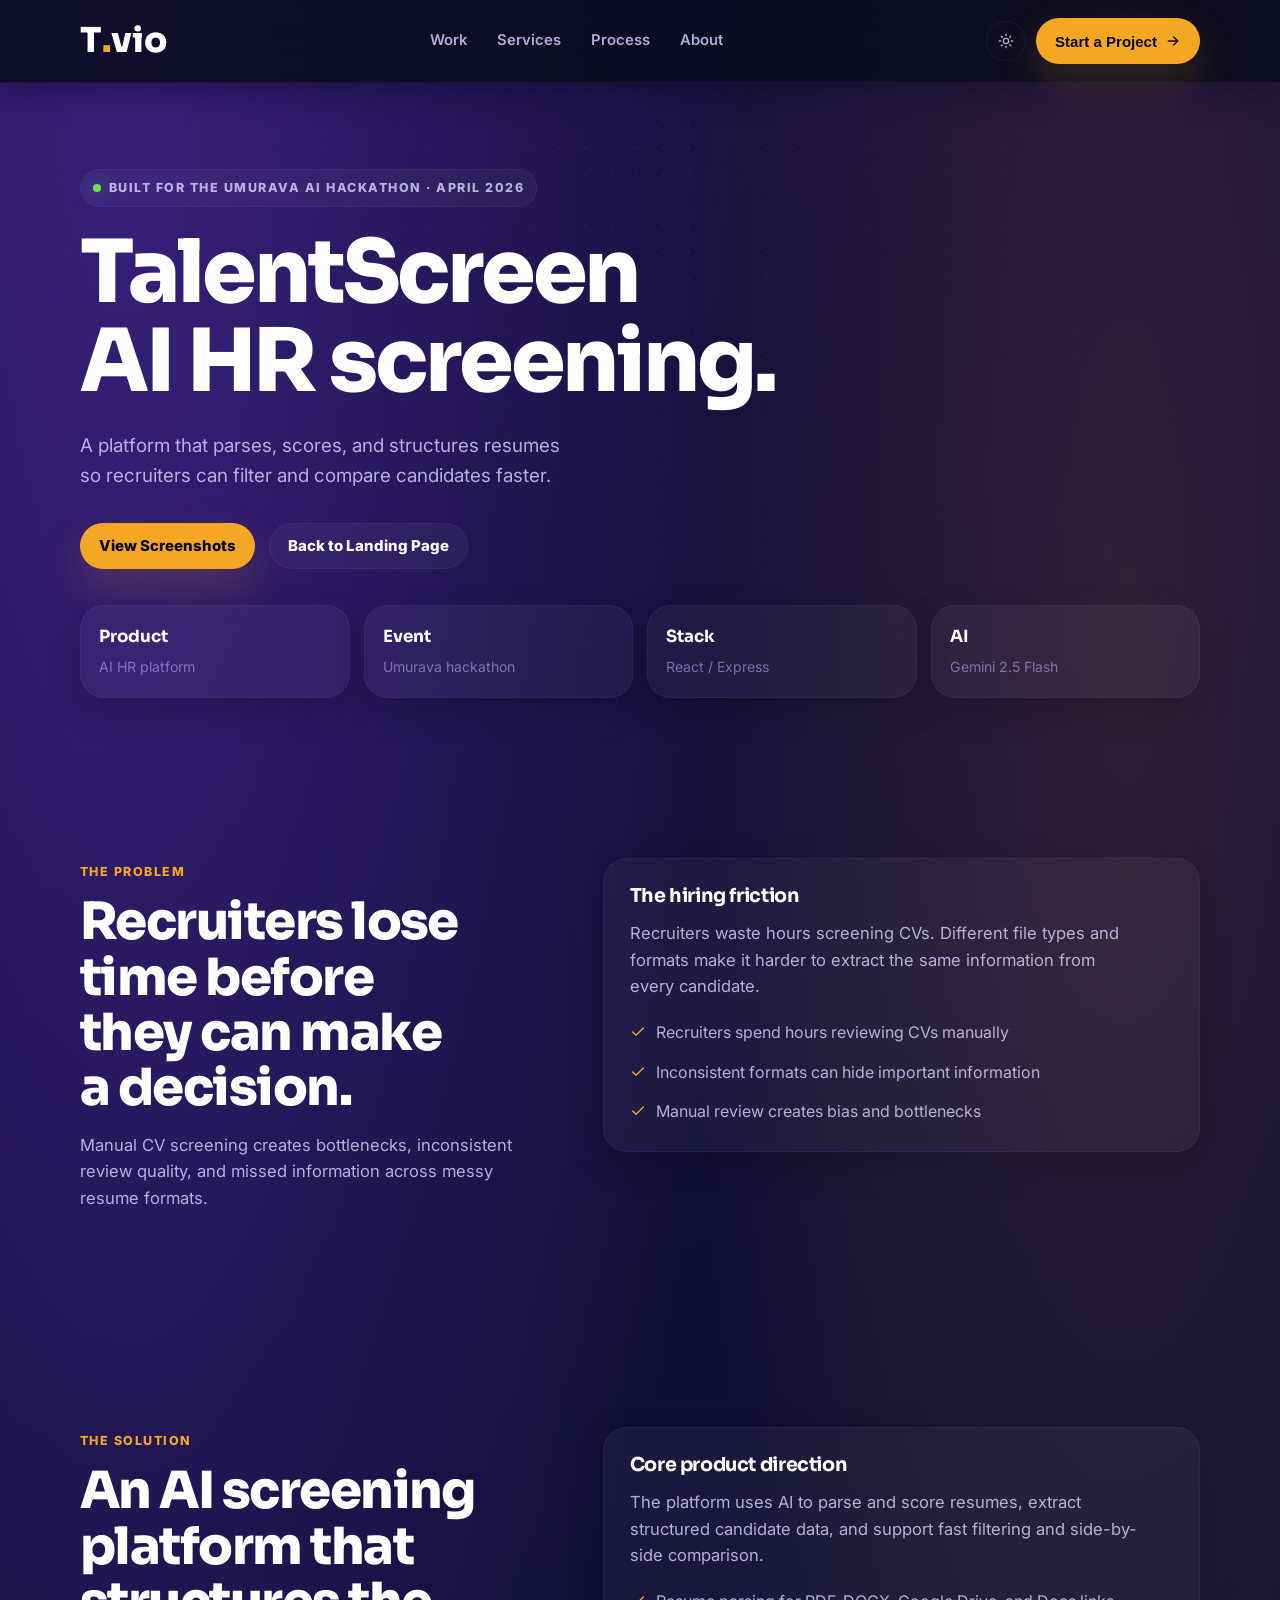
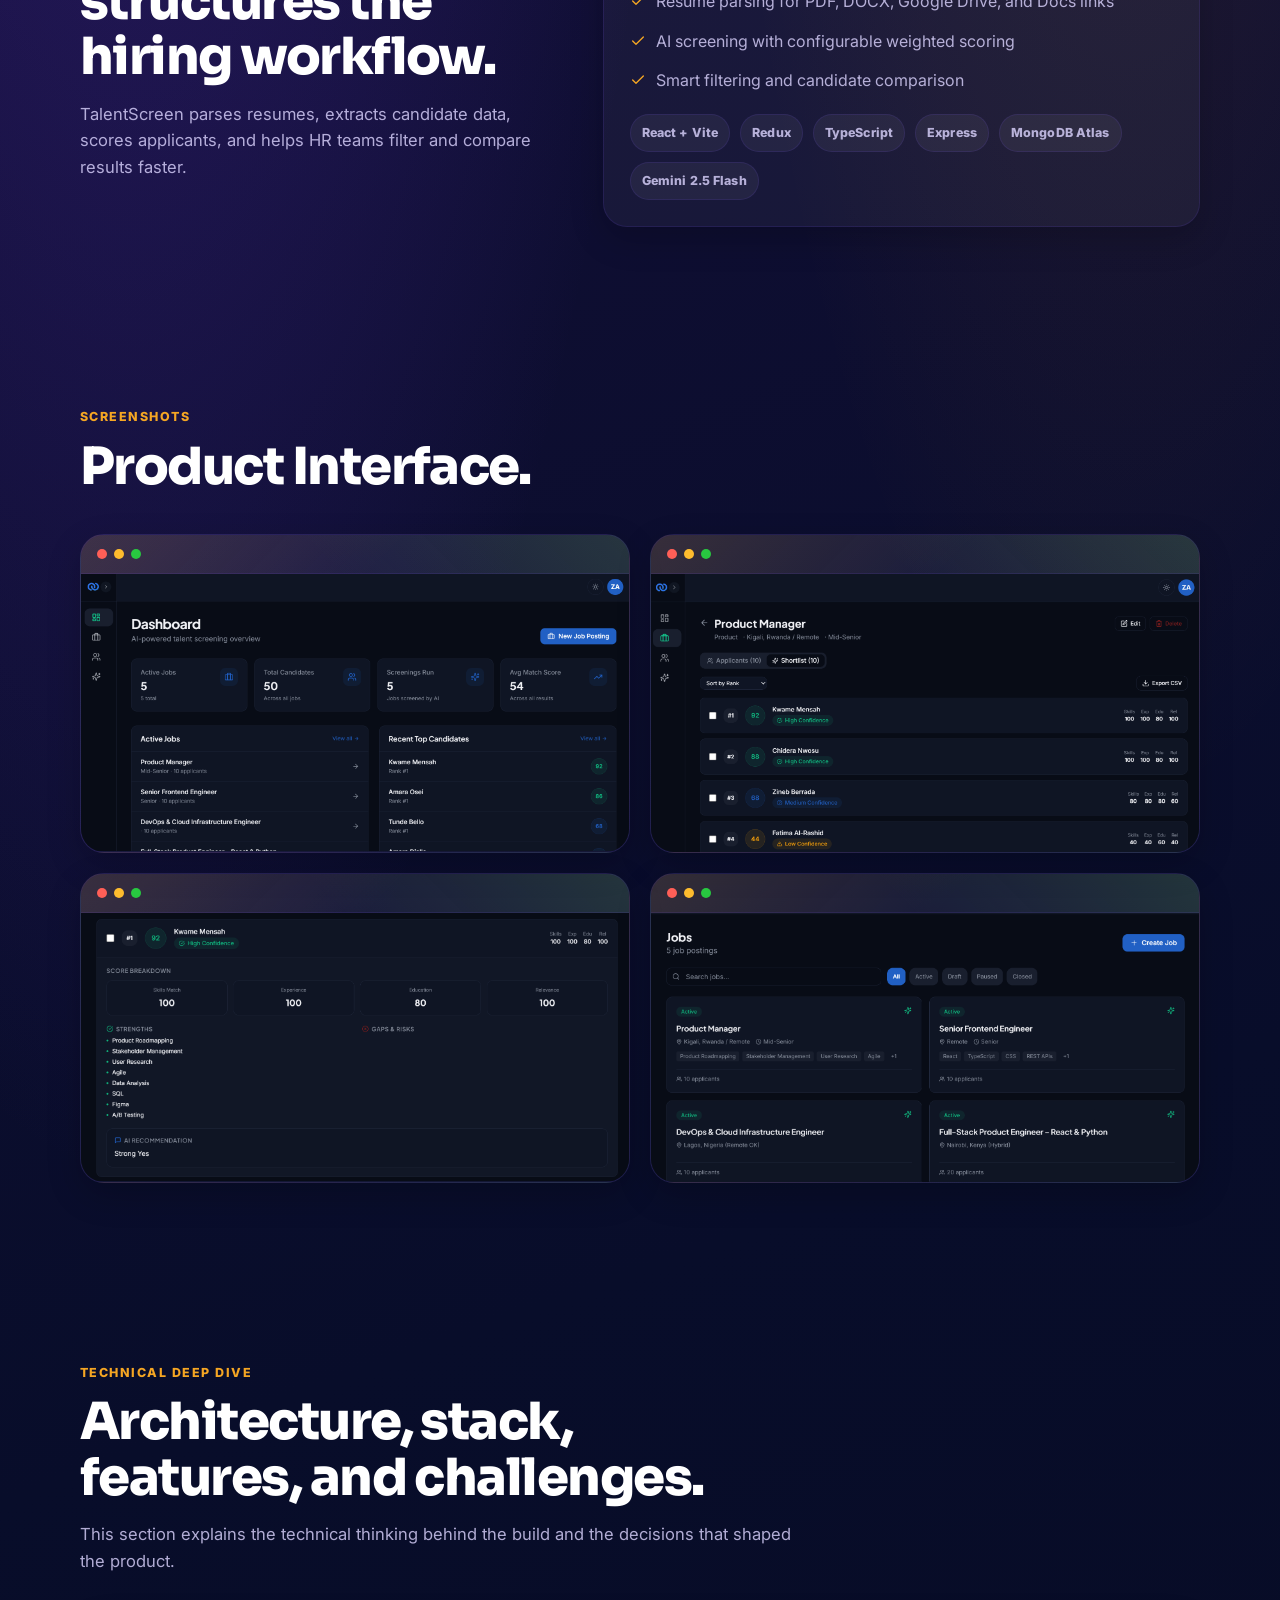
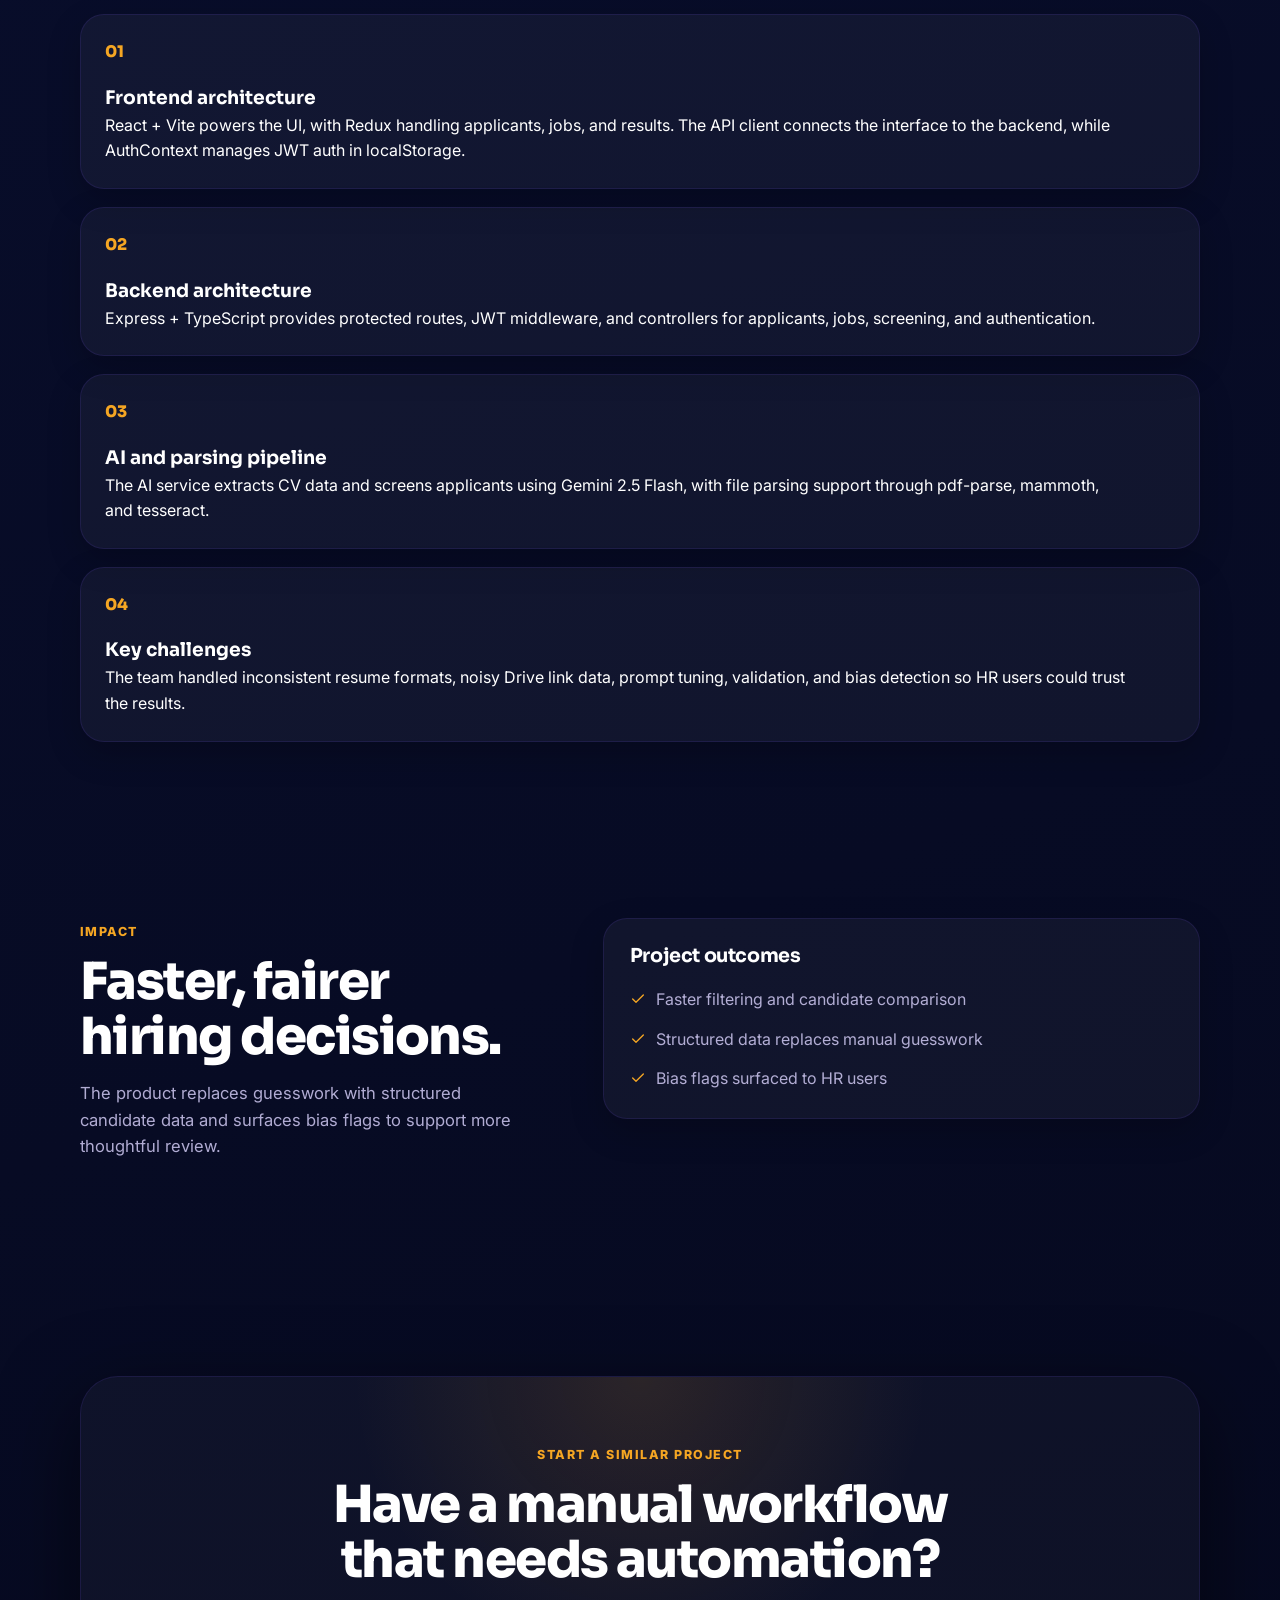
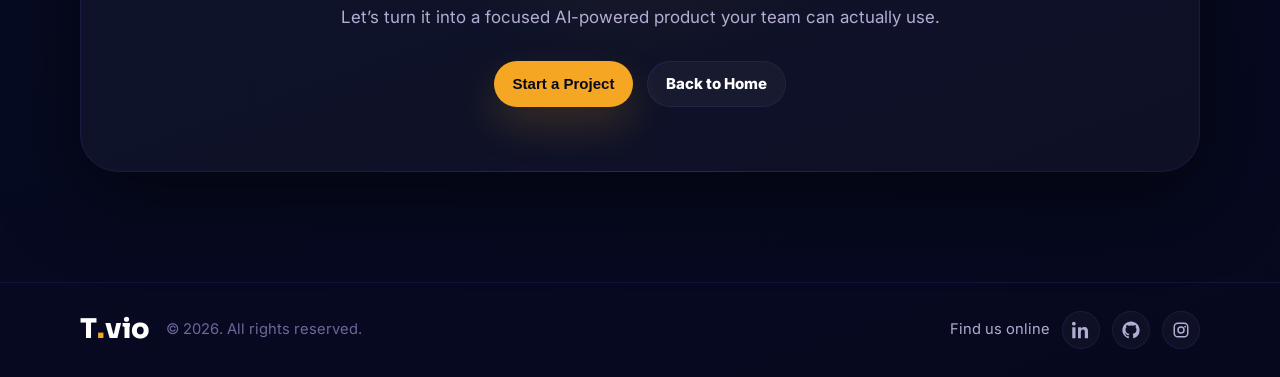
<file: sub_pages/talentscreenai_case_study_template.html>
<!DOCTYPE html>
<html lang="en">
<head>
  <meta charset="UTF-8" />
  <meta name="viewport" content="width=device-width, initial-scale=1.0" />
  <title>TalentScreenAI Case Study — T.vio</title>
  <meta name="description" content="A T.vio case study page for TalentScreenAI, an AI-powered hiring and candidate screening product." />

  <link rel="preconnect" href="https://fonts.googleapis.com" />
  <link rel="preconnect" href="https://fonts.gstatic.com" crossorigin />
  <link href="https://fonts.googleapis.com/css2?family=Inter:wght@400;500;600;700;800;900&family=Sora:wght@600;700;800&display=swap" rel="stylesheet" />

  <link rel="icon" type="image/png" href="../img/tvio logo.jpeg">
  <link rel="stylesheet" href="../tvio-theme.css" />
  <link rel="stylesheet" href="../style.css" />

  <style>

    * {
  box-sizing: border-box;
  margin: 0;
  padding: 0;
}

html { scroll-behavior: smooth; }

a {
  color: inherit;
  text-decoration: none;
}

img {
  display: block;
  max-width: 100%;
}

h1,
h2,
h3,
p,
li {
  text-wrap: pretty;
}

h1,
h2,
h3 {
  font-family: var(--font-heading);
  text-wrap: balance;
}

.headline-line {
  display: block;
}

.hero-lockup .headline-line {
  white-space: nowrap;
}

.container {
  width: min(1120px, calc(100% - 40px));
  margin: 0 auto;
}

.nav {
  position: sticky;
  top: 0;
  z-index: 50;
  backdrop-filter: blur(18px);
  background: rgba(8, 11, 26, 0.82);
  border-bottom: 1px solid var(--border);
  transition: background 0.25s ease, border-color 0.25s ease;
}

body.menu-open { overflow: hidden; }

.nav-inner {
  min-height: 82px;
  display: flex;
  align-items: center;
  justify-content: space-between;
  gap: 20px;
}

.logo {
  display: inline-flex;
  align-items: center;
  color: var(--text);
  font-family: var(--font-heading);
  font-size: 2.15rem;
  font-weight: 800;
  line-height: 1;
}

.logo-accent { color: var(--primary); }

.nav-links {
  display: flex;
  align-items: center;
  gap: 30px;
  color: var(--muted-2);
  font-size: 0.93rem;
  font-weight: 600;
}

.nav-links a {
  position: relative;
  padding: 8px 0;
  transition: color 0.2s ease;
}

.nav-links a::after {
  content: "";
  position: absolute;
  left: 0;
  right: 0;
  bottom: 2px;
  height: 2px;
  border-radius: 999px;
  background: var(--primary);
  transform: scaleX(0);
  transform-origin: center;
  transition: transform 0.2s ease;
}

.nav-links a:hover { color: var(--text); }
.nav-links a:hover::after { transform: scaleX(1); }

.nav-actions {
  display: flex;
  align-items: center;
  gap: 10px;
}

.btn {
  display: inline-flex;
  align-items: center;
  justify-content: center;
  gap: 8px;
  min-height: 46px;
  padding: 0 18px;
  white-space: nowrap;
  border-radius: 999px;
  border: 1px solid transparent;
  font-weight: 800;
  font-size: 0.94rem;
  transition: transform 0.2s ease, border-color 0.2s ease, background 0.2s ease;
  cursor: pointer;
}

.btn:hover { transform: translateY(-2px); }

.btn-primary {
  background: var(--cta);
  color: var(--cta-text);
  box-shadow: 0 18px 40px rgba(245, 166, 35, 0.18);
}

.btn-secondary {
  background: rgba(255, 255, 255, 0.04);
  border-color: var(--border);
  color: var(--text);
}

.btn-icon,
.theme-icon,
.menu-icon,
.close-icon,
.section-icon svg,
.check-icon {
  width: 16px;
  height: 16px;
  stroke: currentColor;
  stroke-width: 2;
  fill: none;
  stroke-linecap: round;
  stroke-linejoin: round;
}

.theme-toggle,
.mobile-menu-toggle {
  width: 40px;
  height: 40px;
  display: inline-grid;
  place-items: center;
  border-radius: 999px;
  border: 1px solid var(--border);
  background: transparent;
  color: var(--muted-2);
  cursor: pointer;
  transition: transform 0.2s ease, background 0.2s ease, border-color 0.2s ease, color 0.2s ease;
}

.theme-toggle:hover,
.mobile-menu-toggle:hover {
  transform: translateY(-1px);
  background: rgba(255, 255, 255, 0.055);
  color: var(--text);
  border-color: var(--color-faint-white);
}

.mobile-menu-toggle { display: none; }
.close-icon, .moon-icon { display: none; }

body.menu-open .menu-icon,
body.light-mode .sun-icon { display: none; }

body.menu-open .close-icon,
body.light-mode .moon-icon { display: block; }

.case-hero {
  position: relative;
  overflow: hidden;
  padding: 86px 0 72px;
}

.case-hero::before {
  content: "";
  position: absolute;
  inset: 16px 0 auto 50%;
  width: min(780px, 90vw);
  height: min(780px, 90vw);
  transform: translateX(-50%);
  background:
    radial-gradient(circle at 50% 50%, var(--color-green-dim), transparent 0 34%, transparent 54%),
    radial-gradient(circle at 50% 50%, var(--color-orange-dim), transparent 0 22%, transparent 48%);
  filter: blur(8px);
  opacity: 0.9;
  pointer-events: none;
}

.case-hero::after {
  content: "";
  position: absolute;
  inset: 0;
  background-image: radial-gradient(var(--color-faint-white) 1px, transparent 1px);
  background-size: 26px 26px;
  mask-image: radial-gradient(circle at 50% 18%, black, transparent 68%);
  pointer-events: none;
  opacity: 0.45;
}

.case-hero-grid {
  position: relative;
  z-index: 1;
  display: grid;
  grid-template-columns: minmax(0, 1fr);
  gap: 52px;
  align-items: center;
}

.case-hero-grid > * {
  min-width: 0;
}

.eyebrow,
.section-kicker {
  display: inline-flex;
  align-items: center;
  gap: 8px;
  color: var(--primary);
  font-size: 0.78rem;
  font-weight: 800;
  letter-spacing: 0.12em;
  text-transform: uppercase;
  margin-bottom: 12px;
}

.eyebrow {
  padding: 8px 12px;
  border-radius: 999px;
  border: 1px solid var(--border);
  background: rgba(255, 255, 255, 0.04);
  color: var(--muted-2);
  margin-bottom: 22px;
}

.dot {
  width: 8px;
  height: 8px;
  border-radius: 999px;
  background: var(--secondary);
  box-shadow: 0 0 18px rgba(110, 226, 74, 0.55);
}

h1 {
  font-size: clamp(3.25rem, 6.8vw, 6rem);
  line-height: 1.02;
  letter-spacing: -0.035em;
  font-weight: 800;
  max-width: 860px;
  margin-bottom: 24px;
}

.case-hero p {
  max-width: 650px;
  color: var(--muted-2);
  font-size: 1.18rem;
  margin-bottom: 32px;
}

.hero-actions {
  display: flex;
  flex-wrap: wrap;
  gap: 14px;
}

.meta-strip {
  position: relative;
  z-index: 1;
  display: grid;
  grid-template-columns: repeat(4, minmax(0, 1fr));
  gap: 14px;
  margin-top: 36px;
}

.meta-card,
.card,
.screenshot-placeholder,
.timeline-item {
  border-radius: var(--radius);
  background: var(--card);
  border: 1px solid var(--border);
  box-shadow: 0 12px 34px rgba(0, 0, 0, 0.2);
}

.meta-card {
  padding: 18px;
}

.meta-card strong {
  display: block;
  font-family: var(--font-heading);
  font-size: 1.05rem;
  margin-bottom: 3px;
}

.meta-card span {
  color: var(--muted);
  font-size: 0.88rem;
}

section { padding: 88px 0; }

.section-header {
  max-width: 760px;
  margin-bottom: 40px;
}

h2 {
  font-size: clamp(2.25rem, 4vw, 3.45rem);
  line-height: 1.08;
  letter-spacing: -0.03em;
  font-weight: 800;
  margin-bottom: 16px;
}

.section-header p,
.content-block p,
.card p {
  color: var(--muted-2);
  font-size: 1.04rem;
}

.content-grid {
  display: grid;
  grid-template-columns: 0.9fr 1.1fr;
  gap: 34px;
  align-items: start;
}

.card {
  padding: 26px;
}

.card h3 {
  font-family: var(--font-heading);
  font-size: 1.2rem;
  line-height: 1.18;
  letter-spacing: -0.02em;
  margin-bottom: 12px;
}

.card-list {
  display: grid;
  gap: 14px;
  margin-top: 20px;
  list-style: none;
}

.card-list li {
  display: flex;
  gap: 10px;
  color: var(--muted-2);
}

.check-icon {
  flex: 0 0 auto;
  color: var(--primary);
  margin-top: 4px;
}

.screenshots-grid {
  display: grid;
  grid-template-columns: repeat(2, minmax(0, 1fr));
  gap: 20px;
}

.screenshot-placeholder {
  min-height: 280px;
  overflow: hidden;
  background:
    linear-gradient(135deg, var(--color-orange-dim), transparent 38%),
    linear-gradient(225deg, var(--color-green-dim), transparent 38%),
    var(--card);
}

.screenshot-dark  { display: block; }
.screenshot-light { display: none;  }

body.light-mode .screenshot-dark  { display: none;  }
body.light-mode .screenshot-light { display: block; }

.browser-bar {
  display: flex;
  align-items: center;
  gap: 7px;
  padding: 14px 16px;
  border-bottom: 1px solid var(--border);
  background: rgba(255, 255, 255, 0.025);
}

.browser-bar span {
  width: 10px;
  height: 10px;
  border-radius: 999px;
}

.browser-red { background: #FF5F57; }
.browser-amber { background: #FEBC2E; }
.browser-green { background: #28C840; }

.screenshot-body {
  min-height: 226px;
  display: grid;
  place-items: center;
  padding: 24px;
  text-align: center;
  color: var(--muted-2);
}

.screenshot-body strong {
  display: block;
  font-family: var(--font-heading);
  color: var(--text);
  font-size: 1.2rem;
  margin-bottom: 6px;
}

.timeline {
  display: grid;
  gap: 18px;
  counter-reset: steps;
}

.timeline-item {
  position: relative;
  padding: 24px;
}

.timeline-item::before {
  counter-increment: steps;
  content: "0" counter(steps);
  display: inline-block;
  color: var(--primary);
  font-family: var(--font-heading);
  font-weight: 800;
  margin-bottom: 18px;
}

.tech-stack {
  display: flex;
  flex-wrap: wrap;
  gap: 10px;
  margin-top: 20px;
}

.tech-stack span {
  padding: 8px 11px;
  border-radius: 999px;
  background: rgba(255, 255, 255, 0.055);
  border: 1px solid var(--border);
  color: var(--muted-2);
  font-size: 0.78rem;
  font-weight: 800;
  letter-spacing: 0.01em;
}

.cta { padding-bottom: 110px; }

.cta-box {
  text-align: center;
  padding: 64px 28px;
  border-radius: 38px;
  border: 1px solid var(--border);
  background:
    radial-gradient(circle at 50% 0%, var(--color-orange-dim), transparent 42%),
    rgba(255, 255, 255, 0.035);
  box-shadow: var(--shadow);
}

.cta-box h2 {
  max-width: 760px;
  margin-inline: auto;
}

.cta-box p {
  max-width: 620px;
  margin: 0 auto 30px;
  color: var(--muted-2);
  font-size: 1.06rem;
}

.footer {
  border-top: 1px solid var(--border);
  padding: 28px 0;
  color: var(--muted);
}

.footer-inner {
  display: flex;
  align-items: center;
  justify-content: space-between;
  gap: 20px;
  flex-wrap: wrap;
}

.footer-brand,
.footer-links,
.footer-socials {
  display: flex;
  align-items: center;
  gap: 12px;
}

.footer-brand {
  gap: 16px;
  font-size: 0.92rem;
}

.footer-logo { font-size: 1.7rem; }

.footer-links {
  color: var(--muted-2);
  font-size: 0.92rem;
}

.social-link {
  width: 38px;
  height: 38px;
  display: inline-grid;
  place-items: center;
  border-radius: 999px;
  border: 1px solid var(--border);
  background: rgba(255, 255, 255, 0.035);
  color: var(--muted-2);
  transition: transform 0.2s ease, background 0.2s ease, color 0.2s ease, border-color 0.2s ease;
}

.social-link:hover {
  transform: translateY(-2px);
  color: var(--text);
  background: rgba(255, 255, 255, 0.07);
  border-color: var(--color-faint-white);
}

.social-link svg {
  width: 18px;
  height: 18px;
  fill: currentColor;
}

@media (max-width: 1080px) {
  .case-hero-grid,
  .content-grid {
    grid-template-columns: 1fr;
  }

  .meta-strip {
    grid-template-columns: repeat(2, minmax(0, 1fr));
  }
}

@media (max-width: 860px) {
  .nav-inner { min-height: 74px; }

  .nav-links {
    position: fixed;
    top: 74px;
    left: 20px;
    right: 20px;
    display: grid;
    gap: 6px;
    padding: 16px;
    border: 1px solid var(--border);
    border-radius: 22px;
    background: rgba(8, 11, 26, 0.96);
    box-shadow: var(--shadow);
    opacity: 0;
    visibility: hidden;
    transform: translateY(-8px);
    transition: opacity 0.2s ease, visibility 0.2s ease, transform 0.2s ease;
  }

  body.light-mode .nav-links {
    background: rgba(255, 248, 238, 0.96);
  }

  body.menu-open .nav-links {
    opacity: 1;
    visibility: visible;
    transform: translateY(0);
  }

  .nav-links a {
    padding: 13px 14px;
    border-radius: 14px;
  }

  .nav-links a::after { display: none; }

  .mobile-menu-toggle { display: inline-grid; }
}

@media (max-width: 720px) {
  .container { width: min(100% - 28px, 1120px); }

  .case-hero { padding: 68px 0 64px; }

  h1 {
    font-size: clamp(2.45rem, 12vw, 3.75rem);
    line-height: 1.06;
  }

  h2 { font-size: clamp(1.9rem, 9vw, 2.65rem); }

  .case-hero p { font-size: 1.02rem; }

  .hero-lockup .headline-line,
  .case-hero p .headline-line {
    white-space: normal;
  }

  .hero-actions,
  .cta-box .hero-actions {
    width: 100%;
  }

  .hero-actions .btn,
  .cta-box .btn {
    flex: 1 1 100%;
    width: 100%;
  }

  .screenshots-grid,
  .meta-strip {
    grid-template-columns: 1fr;
  }

  .card,
  .timeline-item {
    padding: 18px;
  }

  section { padding: 68px 0; }

  .cta-box {
    padding: 46px 20px;
    border-radius: 28px;
  }

  .footer-inner,
  .footer-brand,
  .footer-links {
    align-items: flex-start;
    flex-direction: column;
  }
}

@media (max-width: 520px) {
  .container { width: min(100% - 22px, 1120px); }

  .logo { font-size: 1.55rem; }

  .theme-toggle,
  .mobile-menu-toggle {
    width: 38px;
    height: 38px;
  }

  .nav-actions .btn-primary {
    min-height: 40px;
    padding: 0 12px;
    font-size: 0.84rem;
  }

  .nav-actions .btn-icon { display: none; }

  .eyebrow {
    white-space: normal;
    font-size: 0.74rem;
  }
}
  </style>
</head>
<body>
  <header class="nav">
    <div class="container nav-inner">
      <a href="../index.html" class="logo" aria-label="T.vio home">T<span class="logo-accent">.</span>vio</a>

      <nav class="nav-links" id="main-navigation" aria-label="Main navigation">
        <a href="../index.html#work">Work</a>
        <a href="../index.html#services">Services</a>
        <a href="../index.html#process">Process</a>
        <a href="../index.html#about">About</a>
      </nav>

      <div class="nav-actions">
        <button class="mobile-menu-toggle" type="button" aria-label="Open menu" aria-expanded="false" aria-controls="main-navigation">
          <svg class="menu-icon" viewBox="0 0 24 24" aria-hidden="true"><path d="M4 7h16" /><path d="M4 12h16" /><path d="M4 17h16" /></svg>
          <svg class="close-icon" viewBox="0 0 24 24" aria-hidden="true"><path d="M6 6l12 12" /><path d="M18 6L6 18" /></svg>
        </button>
        <button class="theme-toggle" type="button" aria-label="Toggle light mode" aria-pressed="false">
          <svg class="theme-icon sun-icon" viewBox="0 0 24 24" aria-hidden="true">
            <circle cx="12" cy="12" r="4" /><path d="M12 2v2" /><path d="M12 20v2" /><path d="M4.93 4.93l1.41 1.41" /><path d="M17.66 17.66l1.41 1.41" /><path d="M2 12h2" /><path d="M20 12h2" /><path d="M4.93 19.07l1.41-1.41" /><path d="M17.66 6.34l1.41-1.41" />
          </svg>
          <svg class="theme-icon moon-icon" viewBox="0 0 24 24" aria-hidden="true"><path d="M21 14.5A8.5 8.5 0 0 1 9.5 3a7 7 0 1 0 11.5 11.5z" /></svg>
        </button>
        <button class="btn btn-primary js-contact-trigger" type="button">
          Start a Project
          <svg class="btn-icon" viewBox="0 0 24 24" aria-hidden="true"><path d="M5 12h14" /><path d="M13 6l6 6-6 6" /></svg>
        </button>
      </div>
    </div>
  </header>

  <main>
    <section class="case-hero">
      <div class="container">
        <div class="case-hero-grid">
          <div>
            <div class="eyebrow"><span class="dot"></span> Built for the Umurava AI Hackathon · April 2026</div>
            <h1 class="hero-lockup"><span class="headline-line">TalentScreen</span><span class="headline-line">AI HR screening.</span></h1>
            <p>
              <span class="headline-line">A platform that parses, scores, and structures resumes</span><span class="headline-line">so recruiters can filter and compare candidates faster.</span>
            </p>
            <div class="hero-actions">
              <a href="#screenshots" class="btn btn-primary">View Screenshots</a>
              <a href="../index.html" class="btn btn-secondary">Back to Landing Page</a>
            </div>

            <div class="meta-strip" aria-label="Project overview">
              <div class="meta-card">
                <strong>Product</strong>
                <span>AI HR platform</span>
              </div>
              <div class="meta-card">
                <strong>Event</strong>
                <span>Umurava hackathon</span>
              </div>
              <div class="meta-card">
                <strong>Stack</strong>
                <span>React / Express</span>
              </div>
              <div class="meta-card">
                <strong>AI</strong>
                <span>Gemini 2.5 Flash</span>
              </div>
            </div>
          </div>

        </div>
      </div>
    </section>

    <section id="problem">
      <div class="container content-grid">
        <div class="section-header">
          <div class="section-kicker">The problem</div>
          <h2>Recruiters lose time before they can make a decision.</h2>
          <p>Manual CV screening creates bottlenecks, inconsistent review quality, and missed information across messy resume formats.</p>
        </div>

        <div class="card content-block">
          <h3>The hiring friction</h3>
          <p>Recruiters waste hours screening CVs. Different file types and formats make it harder to extract the same information from every candidate.</p>
          <ul class="card-list">
            <li><svg class="check-icon" viewBox="0 0 24 24" aria-hidden="true"><path d="M20 6L9 17l-5-5" /></svg>Recruiters spend hours reviewing CVs manually</li>
            <li><svg class="check-icon" viewBox="0 0 24 24" aria-hidden="true"><path d="M20 6L9 17l-5-5" /></svg>Inconsistent formats can hide important information</li>
            <li><svg class="check-icon" viewBox="0 0 24 24" aria-hidden="true"><path d="M20 6L9 17l-5-5" /></svg>Manual review creates bias and bottlenecks</li>
          </ul>
        </div>
      </div>
    </section>

    <section id="solution">
      <div class="container content-grid">
        <div class="section-header">
          <div class="section-kicker">The solution</div>
          <h2>An AI screening platform that structures the hiring workflow.</h2>
          <p>TalentScreen parses resumes, extracts candidate data, scores applicants, and helps HR teams filter and compare results faster.</p>
        </div>

        <div class="card content-block">
          <h3>Core product direction</h3>
          <p>The platform uses AI to parse and score resumes, extract structured candidate data, and support fast filtering and side-by-side comparison.</p>
          <ul class="card-list">
            <li><svg class="check-icon" viewBox="0 0 24 24" aria-hidden="true"><path d="M20 6L9 17l-5-5" /></svg>Resume parsing for PDF, DOCX, Google Drive, and Docs links</li>
            <li><svg class="check-icon" viewBox="0 0 24 24" aria-hidden="true"><path d="M20 6L9 17l-5-5" /></svg>AI screening with configurable weighted scoring</li>
            <li><svg class="check-icon" viewBox="0 0 24 24" aria-hidden="true"><path d="M20 6L9 17l-5-5" /></svg>Smart filtering and candidate comparison</li>
          </ul>
          <div class="tech-stack" aria-label="Technology stack">
            <span>React + Vite</span>
            <span>Redux</span>
            <span>TypeScript</span>
            <span>Express</span>
            <span>MongoDB Atlas</span>
            <span>Gemini 2.5 Flash</span>
          </div>
        </div>
      </div>
    </section>

    <section id="screenshots">
      <div class="container">
        <div class="section-header">
          <div class="section-kicker">Screenshots</div>
          <h2>Product Interface.</h2>
        </div>

        <div class="screenshots-grid">
          <div class="screenshot-placeholder">
            <div class="browser-bar"><span class="browser-red"></span><span class="browser-amber"></span><span class="browser-green"></span></div>
            <img class="screenshot-dark"  src="./imgs/talentAI/dark/dashboard.PNG"  alt="Dashboard" />
            <img class="screenshot-light" src="./imgs/talentAI/light/dashboard.PNG" alt="Dashboard" />
          </div>
          <div class="screenshot-placeholder">
            <div class="browser-bar"><span class="browser-red"></span><span class="browser-amber"></span><span class="browser-green"></span></div>
            <img class="screenshot-dark"  src="./imgs/talentAI/dark/ranked.PNG"  alt="Candidate Ranking" />
            <img class="screenshot-light" src="./imgs/talentAI/light/screening_results.PNG" alt="Candidate Ranking" />
          </div>
          <div class="screenshot-placeholder">
            <div class="browser-bar"><span class="browser-red"></span><span class="browser-amber"></span><span class="browser-green"></span></div>
            <img class="screenshot-dark"  src="./imgs/talentAI/dark/candidate_Result.PNG"  alt="Candidate Details" />
            <img class="screenshot-light" src="./imgs/talentAI/light/canddiate_details.PNG" alt="Candidate Details" />
          </div>
          <div class="screenshot-placeholder">
            <div class="browser-bar"><span class="browser-red"></span><span class="browser-amber"></span><span class="browser-green"></span></div>
            <img class="screenshot-dark"  src="./imgs/talentAI/dark/jobs.PNG"  alt="Jobs Page" />
            <img class="screenshot-light" src="./imgs/talentAI/light/jobs.PNG" alt="Jobs Page" />
          </div>
        </div>
      </div>
    </section>

    <section id="process">
      <div class="container">
        <div class="section-header">
          <div class="section-kicker">Technical deep dive</div>
          <h2>Architecture, stack, features, and challenges.</h2>
          <p>This section explains the technical thinking behind the build and the decisions that shaped the product.</p>
        </div>

        <div class="timeline">
          <article class="timeline-item">
            <h3>Frontend architecture</h3>
            <p>React + Vite powers the UI, with Redux handling applicants, jobs, and results. The API client connects the interface to the backend, while AuthContext manages JWT auth in localStorage.</p>
          </article>
          <article class="timeline-item">
            <h3>Backend architecture</h3>
            <p>Express + TypeScript provides protected routes, JWT middleware, and controllers for applicants, jobs, screening, and authentication.</p>
          </article>
          <article class="timeline-item">
            <h3>AI and parsing pipeline</h3>
            <p>The AI service extracts CV data and screens applicants using Gemini 2.5 Flash, with file parsing support through pdf-parse, mammoth, and tesseract.</p>
          </article>
          <article class="timeline-item">
            <h3>Key challenges</h3>
            <p>The team handled inconsistent resume formats, noisy Drive link data, prompt tuning, validation, and bias detection so HR users could trust the results.</p>
          </article>
        </div>
      </div>
    </section>

    <section id="outcome">
      <div class="container content-grid">
        <div class="section-header">
          <div class="section-kicker">Impact</div>
          <h2>Faster, fairer hiring decisions.</h2>
          <p>The product replaces guesswork with structured candidate data and surfaces bias flags to support more thoughtful review.</p>
        </div>

        <div class="card content-block">
          <h3>Project outcomes</h3>
          <ul class="card-list">
            <li><svg class="check-icon" viewBox="0 0 24 24" aria-hidden="true"><path d="M20 6L9 17l-5-5" /></svg>Faster filtering and candidate comparison</li>
            <li><svg class="check-icon" viewBox="0 0 24 24" aria-hidden="true"><path d="M20 6L9 17l-5-5" /></svg>Structured data replaces manual guesswork</li>
            <li><svg class="check-icon" viewBox="0 0 24 24" aria-hidden="true"><path d="M20 6L9 17l-5-5" /></svg>Bias flags surfaced to HR users</li>
          </ul>
        </div>
      </div>
    </section>

    <section class="cta" id="contact">
      <div class="container">
        <div class="cta-box">
          <div class="section-kicker">Start a similar project</div>
          <h2>Have a manual workflow that needs automation?</h2>
          <p>Let’s turn it into a focused AI-powered product your team can actually use.</p>
          <div class="hero-actions" style="justify-content: center; margin-bottom: 0;">
            <button class="btn btn-primary js-contact-trigger" type="button">Start a Project</button>
            <a href="../index.html" class="btn btn-secondary">Back to Home</a>
          </div>
        </div>
      </div>
    </section>
  </main>

  <footer class="footer">
    <div class="container footer-inner">
      <div class="footer-brand">
        <a href="../index.html" class="logo footer-logo" aria-label="T.vio home">T<span class="logo-accent">.</span>vio</a>
        <span>© 2026. All rights reserved.</span>
      </div>
      <div class="footer-links">
        <span>Find us online</span>
        <div class="footer-socials" aria-label="Social links">
          <a class="social-link" href="https://www.linkedin.com/in/t-vio-a77339404/" target="_blank" rel="noopener noreferrer" aria-label="LinkedIn">
            <svg viewBox="0 0 24 24" aria-hidden="true"><path d="M4.98 3.5C4.98 4.88 3.86 6 2.5 6S0 4.88 0 3.5 1.12 1 2.5 1s2.48 1.12 2.48 2.5zM.36 8.25h4.28V23H.36V8.25zM8.06 8.25h4.1v2.02h.06c.57-1.08 1.96-2.22 4.04-2.22 4.32 0 5.12 2.84 5.12 6.54V23h-4.27v-7.46c0-1.78-.03-4.07-2.48-4.07-2.49 0-2.87 1.94-2.87 3.94V23H8.06V8.25z" /></svg>
          </a>
          <a class="social-link" href="https://github.com/nuviofreelancers" target="_blank" rel="noopener noreferrer" aria-label="GitHub">
            <svg viewBox="0 0 24 24" aria-hidden="true"><path d="M12 .5C5.65.5.5 5.65.5 12c0 5.08 3.29 9.39 7.86 10.91.58.11.79-.25.79-.56v-2.14c-3.2.7-3.87-1.36-3.87-1.36-.52-1.34-1.28-1.69-1.28-1.69-1.05-.72.08-.7.08-.7 1.16.08 1.77 1.19 1.77 1.19 1.03 1.76 2.7 1.25 3.36.96.1-.75.4-1.25.73-1.54-2.55-.29-5.23-1.28-5.23-5.68 0-1.25.45-2.28 1.18-3.08-.12-.29-.51-1.46.11-3.04 0 0 .97-.31 3.16 1.18A10.9 10.9 0 0 1 12 6.07c.98 0 1.96.13 2.88.38 2.19-1.49 3.15-1.18 3.15-1.18.63 1.58.23 2.75.11 3.04.74.8 1.18 1.83 1.18 3.08 0 4.42-2.69 5.38-5.25 5.67.41.36.78 1.06.78 2.14v3.15c0 .31.21.68.8.56A11.51 11.51 0 0 0 23.5 12C23.5 5.65 18.35.5 12 .5z" /></svg>
          </a>
          <a class="social-link" href="https://www.instagram.com/t.vio_ltd" target="_blank" rel="noopener noreferrer" aria-label="Instagram">
            <svg viewBox="0 0 24 24" aria-hidden="true"><path d="M7.75 2h8.5A5.76 5.76 0 0 1 22 7.75v8.5A5.76 5.76 0 0 1 16.25 22h-8.5A5.76 5.76 0 0 1 2 16.25v-8.5A5.76 5.76 0 0 1 7.75 2zm0 2A3.75 3.75 0 0 0 4 7.75v8.5A3.75 3.75 0 0 0 7.75 20h8.5A3.75 3.75 0 0 0 20 16.25v-8.5A3.75 3.75 0 0 0 16.25 4h-8.5z" /><path d="M12 7a5 5 0 1 1 0 10 5 5 0 0 1 0-10zm0 2a3 3 0 1 0 0 6 3 3 0 0 0 0-6z" /><path d="M17.5 6.35a1.15 1.15 0 1 1 0 2.3 1.15 1.15 0 0 1 0-2.3z" /></svg>
          </a>
        </div>
      </div>
    </div>
  </footer>

  <!-- Contact Modal -->
  <div class="contact-modal" id="contactModal" role="dialog" aria-modal="true" aria-labelledby="modalTitle" hidden>
    <div class="contact-modal-backdrop js-modal-close"></div>
    <div class="contact-modal-card">
      <button class="contact-modal-close js-modal-close" type="button" aria-label="Close">
        <svg viewBox="0 0 24 24" aria-hidden="true"><path d="M6 6l12 12" /><path d="M18 6L6 18" /></svg>
      </button>
      <div class="contact-modal-icon" aria-hidden="true">
        <svg viewBox="0 0 24 24"><path d="M12 2v4" /><path d="M12 18v4" /><path d="M4.93 4.93l2.83 2.83" /><path d="M16.24 16.24l2.83 2.83" /><path d="M2 12h4" /><path d="M18 12h4" /><path d="M4.93 19.07l2.83-2.83" /><path d="M16.24 7.76l2.83-2.83" /></svg>
      </div>
      <div class="contact-modal-kicker">Coming soon</div>
      <h3 id="modalTitle">This feature is on its way.</h3>
      <p>Our project intake form isn't live just yet — but we'd love to hear from you. Drop us an email and we'll get back to you shortly.</p>
      <a href="mailto:nuviofreelancers@gmail.com" class="btn btn-primary contact-modal-btn">
        <svg viewBox="0 0 24 24" aria-hidden="true" class="btn-icon"><path d="M4 4h16a2 2 0 0 1 2 2v12a2 2 0 0 1-2 2H4a2 2 0 0 1-2-2V6a2 2 0 0 1 2-2z" /><path d="M22 6l-10 7L2 6" /></svg>
        nuviofreelancers@gmail.com
      </a>
    </div>
  </div>

  <style>
    .contact-modal { position: fixed; inset: 0; z-index: 200; display: grid; place-items: center; padding: 20px; }
    .contact-modal[hidden] { display: none; }
    .contact-modal-backdrop { position: absolute; inset: 0; background: rgba(8, 11, 26, 0.78); backdrop-filter: blur(6px); animation: modalFadeIn 0.2s ease; }
    body.light-mode .contact-modal-backdrop { background: rgba(14, 18, 40, 0.52); }
    .contact-modal-card { position: relative; z-index: 1; width: min(480px, 100%); padding: 40px 36px 36px; border-radius: 32px; border: 1px solid var(--border); background: var(--card-strong); box-shadow: var(--shadow); text-align: center; animation: modalSlideUp 0.25s cubic-bezier(0.22, 1, 0.36, 1); }
    body.light-mode .contact-modal-card { background: #FFFFFF; border-color: rgba(245, 166, 35, 0.18); }
    @keyframes modalFadeIn { from { opacity: 0; } to { opacity: 1; } }
    @keyframes modalSlideUp { from { opacity: 0; transform: translateY(18px) scale(0.97); } to { opacity: 1; transform: translateY(0) scale(1); } }
    .contact-modal-close { position: absolute; top: 16px; right: 16px; width: 36px; height: 36px; display: inline-grid; place-items: center; border-radius: 999px; border: 1px solid var(--border); background: transparent; color: var(--muted); cursor: pointer; transition: background 0.2s ease, color 0.2s ease; }
    .contact-modal-close:hover { background: rgba(255, 255, 255, 0.07); color: var(--text); }
    .contact-modal-close svg { width: 14px; height: 14px; stroke: currentColor; stroke-width: 2.5; fill: none; stroke-linecap: round; }
    .contact-modal-icon { width: 56px; height: 56px; display: grid; place-items: center; border-radius: 20px; margin: 0 auto 20px; background: linear-gradient(135deg, var(--color-orange-dim), var(--color-green-dim)); border: 1px solid rgba(245, 166, 35, 0.22); color: var(--primary); }
    .contact-modal-icon svg { width: 24px; height: 24px; stroke: currentColor; stroke-width: 2; fill: none; stroke-linecap: round; stroke-linejoin: round; animation: modalIconSpin 10s linear infinite; }
    @keyframes modalIconSpin { from { transform: rotate(0deg); } to { transform: rotate(360deg); } }
    .contact-modal-kicker { color: var(--primary); font-size: 0.76rem; font-weight: 800; letter-spacing: 0.12em; text-transform: uppercase; margin-bottom: 10px; }
    .contact-modal-card h3 { font-size: 1.55rem; letter-spacing: -0.025em; margin-bottom: 12px; }
    .contact-modal-card p { color: var(--muted-2); font-size: 0.97rem; line-height: 1.6; max-width: 360px; margin: 0 auto 28px; }
    .contact-modal-btn { width: 100%; font-size: 0.9rem; letter-spacing: 0.01em; }
  </style>

  <script src="../script.js"></script>
  <script>
    const modal = document.getElementById('contactModal');
    function openModal() { modal.hidden = false; document.body.style.overflow = 'hidden'; modal.querySelector('.contact-modal-close').focus(); }
    function closeModal() { modal.hidden = true; document.body.style.overflow = ''; }
    document.querySelectorAll('.js-contact-trigger').forEach(btn => btn.addEventListener('click', openModal));
    document.querySelectorAll('.js-modal-close').forEach(el => el.addEventListener('click', closeModal));
    document.addEventListener('keydown', (e) => { if (e.key === 'Escape' && !modal.hidden) closeModal(); });
  </script>
</body>
</html>
</file>
<file: style.css>
@import "tvio-theme.css";

* {
  box-sizing: border-box;
  margin: 0;
  padding: 0;
}

html { scroll-behavior: smooth; }

a {
  color: inherit;
  text-decoration: none;
}

h1,
h2,
h3,
p,
li {
  text-wrap: pretty;
}

h1,
h2,
h3 {
  font-family: var(--font-heading);
  text-wrap: balance;
}

.headline-line {
  display: block;
  white-space: nowrap;
}

.container {
  width: min(1120px, calc(100% - 40px));
  margin: 0 auto;
}

.nav {
  position: sticky;
  top: 0;
  z-index: 50;
  backdrop-filter: blur(18px);
  background: rgba(8, 11, 26, 0.82);
  border-bottom: 1px solid var(--border);
  transition: background 0.25s ease, border-color 0.25s ease;
}

body.menu-open { overflow: hidden; }

.nav-inner {
  min-height: 82px;
  display: flex;
  align-items: center;
  justify-content: space-between;
  gap: 20px;
}

.logo {
  display: inline-flex;
  align-items: center;
  color: var(--text);
  font-family: var(--font-heading);
  font-size: 2.15rem;
  font-weight: 800;
  line-height: 1;
}

.logo-accent { color: var(--primary); }

.nav-links {
  display: flex;
  align-items: center;
  gap: 30px;
  color: var(--muted-2);
  font-size: 0.93rem;
  font-weight: 600;
}

.nav-links a {
  position: relative;
  padding: 8px 0;
  transition: color 0.2s ease;
}

.nav-links a::after {
  content: "";
  position: absolute;
  left: 0;
  right: 0;
  bottom: 2px;
  height: 2px;
  border-radius: 999px;
  background: var(--primary);
  transform: scaleX(0);
  transform-origin: center;
  transition: transform 0.2s ease;
}

.nav-links a:hover { color: var(--text); }
.nav-links a:hover::after { transform: scaleX(1); }

.nav-actions {
  display: flex;
  align-items: center;
  gap: 10px;
}

.btn {
  display: inline-flex;
  align-items: center;
  justify-content: center;
  gap: 8px;
  min-height: 46px;
  padding: 0 18px;
  white-space: nowrap;
  border-radius: 999px;
  border: 1px solid transparent;
  font-weight: 800;
  font-size: 0.94rem;
  transition: transform 0.2s ease, border-color 0.2s ease, background 0.2s ease;
  cursor: pointer;
}

.btn:hover { transform: translateY(-2px); }

.btn-primary {
  background: var(--cta);
  color: var(--cta-text);
  box-shadow: 0 18px 40px rgba(245, 166, 35, 0.18);
}

.btn-secondary {
  background: rgba(255, 255, 255, 0.04);
  border-color: var(--border);
  color: var(--text);
}

.btn-icon,
.theme-icon,
.menu-icon,
.close-icon,
.icon svg,
.check-icon {
  width: 16px;
  height: 16px;
  stroke: currentColor;
  stroke-width: 2;
  fill: none;
  stroke-linecap: round;
  stroke-linejoin: round;
}

.theme-toggle,
.mobile-menu-toggle {
  width: 40px;
  height: 40px;
  display: inline-grid;
  place-items: center;
  border-radius: 999px;
  border: 1px solid var(--border);
  background: transparent;
  color: var(--muted-2);
  cursor: pointer;
  transition: transform 0.2s ease, background 0.2s ease, border-color 0.2s ease, color 0.2s ease;
}

.theme-toggle:hover,
.mobile-menu-toggle:hover {
  transform: translateY(-1px);
  background: rgba(255, 255, 255, 0.055);
  color: var(--text);
  border-color: var(--color-faint-white);
}

.mobile-menu-toggle { display: none; }
.close-icon, .moon-icon { display: none; }

body.menu-open .menu-icon,
body.light-mode .sun-icon { display: none; }

body.menu-open .close-icon,
body.light-mode .moon-icon { display: block; }

.hero {
  position: relative;
  overflow: hidden;
  padding: 88px 0 90px;
}

.hero::before {
  content: "";
  position: absolute;
  inset: 18px 0 auto 50%;
  width: min(760px, 88vw);
  height: min(760px, 88vw);
  transform: translateX(-50%);
  background:
    radial-gradient(circle at 50% 50%, var(--color-green-dim), transparent 0 34%, transparent 54%),
    radial-gradient(circle at 50% 50%, var(--color-orange-dim), transparent 0 22%, transparent 48%);
  filter: blur(8px);
  opacity: 0.9;
  pointer-events: none;
}



.hero-grid {
  position: relative;
  z-index: 1;
  display: grid;
  grid-template-columns: 1fr;
  gap: 34px;
  align-items: center;
}

.hero-content { max-width: 920px; }

.eyebrow,
.section-kicker {
  display: inline-flex;
  align-items: center;
  gap: 8px;
  color: var(--primary);
  font-size: 0.78rem;
  font-weight: 800;
  letter-spacing: 0.12em;
  text-transform: uppercase;
  margin-bottom: 12px;
}

.eyebrow {
  padding: 8px 12px;
  border-radius: 999px;
  border: 1px solid var(--border);
  background: rgba(255, 255, 255, 0.04);
  color: var(--muted-2);
  margin-bottom: 22px;
}

.dot {
  width: 8px;
  height: 8px;
  border-radius: 999px;
  background: var(--secondary);
  box-shadow: 0 0 18px rgba(110, 226, 74, 0.55);
}

h1 {
  font-size: clamp(3.25rem, 6.8vw, 6rem);
  line-height: 1.02;
  letter-spacing: -0.035em;
  font-weight: 800;
  max-width: 860px;
  margin-bottom: 24px;
}

.hero p {
  max-width: 620px;
  color: var(--muted-2);
  font-size: 1.18rem;
  margin-bottom: 30px;
}

.hero-actions {
  display: flex;
  flex-wrap: wrap;
  gap: 14px;
  margin-bottom: 30px;
}

.metrics,
.project-stat-grid {
  display: grid;
  grid-template-columns: repeat(3, minmax(0, 1fr));
  gap: 14px;
  max-width: 620px;
}

.metric,
.project-stat {
  padding: 16px;
  border-radius: 18px;
  background: rgba(255, 255, 255, 0.035);
  border: 1px solid var(--border);
}

.metric strong,
.project-stat strong {
  display: block;
  font-family: var(--font-heading);
  font-size: 1.35rem;
  letter-spacing: -0.02em;
}

.metric span,
.project-stat span {
  color: var(--muted);
  font-size: 0.87rem;
}

section { padding: 88px 0; }

.section-header {
  max-width: 720px;
  margin-bottom: 42px;
}

h2 {
  font-size: clamp(2.25rem, 4vw, 3.45rem);
  line-height: 1.08;
  letter-spacing: -0.03em;
  font-weight: 800;
  margin-bottom: 16px;
}

.section-header p,
.case-study-content p,
.about-text p,
.card p {
  color: var(--muted-2);
  font-size: 1.04rem;
}

.cards-grid,
.process-grid {
  display: grid;
  grid-template-columns: repeat(3, minmax(0, 1fr));
  gap: 18px;
}

.card {
  padding: 24px;
  border-radius: var(--radius);
  background: var(--card);
  border: 1px solid var(--border);
  box-shadow: 0 12px 34px rgba(0, 0, 0, 0.2);
}

.icon {
  width: 46px;
  height: 46px;
  display: grid;
  place-items: center;
  border-radius: 16px;
  margin-bottom: 20px;
  background: linear-gradient(135deg, var(--color-orange-dim), var(--color-green-dim));
  border: 1px solid var(--border);
  color: var(--primary);
}

.card h3 {
  margin-bottom: 10px;
  font-family: var(--font-heading);
  font-size: 1.12rem;
  line-height: 1.18;
  letter-spacing: -0.02em;
}

.case-study-showcase {
  display: grid;
  grid-template-columns: repeat(2, minmax(0, 1fr));
  gap: 42px;
  align-items: center;
}

.case-study-content { max-width: 560px; }

.tech-list {
  display: flex;
  flex-wrap: wrap;
  gap: 10px;
  margin: 22px 0;
}

.tech-list span {
  padding: 8px 11px;
  border-radius: 999px;
  background: rgba(255, 255, 255, 0.055);
  border: 1px solid var(--border);
  color: var(--muted-2);
  font-size: 0.78rem;
  font-weight: 800;
  letter-spacing: 0.01em;
}

.feature-points {
  display: grid;
  grid-template-columns: repeat(2, minmax(0, 1fr));
  gap: 12px;
  margin-top: 20px;
  max-width: 520px;
}

.feature-point {
  display: flex;
  align-items: center;
  gap: 10px;
  min-height: 58px;
  padding: 12px 14px;
  border-radius: 18px;
  background: rgba(255, 255, 255, 0.04);
  border: 1px solid var(--border);
  color: var(--muted-2);
  font-size: 0.92rem;
}

.feature-point svg {
  flex: 0 0 auto;
  color: var(--primary);
}

.case-study-actions {
  display: flex;
  flex-wrap: wrap;
  gap: 14px;
  margin-top: 28px;
}

.about-card {
  min-height: 420px;
  position: relative;
  overflow: hidden;
  display: flex;
  flex-direction: column;
  justify-content: flex-end;
  background:
    radial-gradient(circle at 24% 22%, var(--color-orange-dim), transparent 28%),
    radial-gradient(circle at 78% 18%, var(--color-green-dim), transparent 32%),
    linear-gradient(135deg, rgba(17, 22, 41, 0.96), rgba(10, 13, 31, 0.94));
}



.about-card::after {
  content: "";
  position: absolute;
  width: 220px;
  height: 220px;
  right: -60px;
  top: -50px;
  border-radius: 999px;
  border: 1px solid var(--color-faint-white);
  background: linear-gradient(135deg, var(--color-orange-dim), var(--color-green-dim));
}

.abstract-visual {
  position: relative;
  z-index: 1;
  display: grid;
  gap: 14px;
}

.abstract-row {
  display: grid;
  grid-template-columns: 44px 1fr auto;
  align-items: center;
  gap: 14px;
  padding: 14px;
  border-radius: 18px;
  border: 1px solid var(--border);
  background: rgba(255, 255, 255, 0.045);
  backdrop-filter: blur(12px);
}

.abstract-icon {
  width: 44px;
  height: 44px;
  display: grid;
  place-items: center;
  border-radius: 14px;
  background: var(--color-orange-dim);
  color: var(--primary);
  border: 1px solid rgba(245, 166, 35, 0.24);
}

.abstract-icon svg {
  width: 21px;
  height: 21px;
  stroke: currentColor;
  stroke-width: 2;
  fill: none;
  stroke-linecap: round;
  stroke-linejoin: round;
}

.abstract-row strong,
.abstract-caption strong {
  display: block;
  font-family: var(--font-heading);
  letter-spacing: -0.02em;
}

.abstract-row span {
  color: var(--muted);
  font-size: 0.86rem;
}

.abstract-metric {
  color: var(--secondary);
  font-family: var(--font-heading);
  font-weight: 800;
  white-space: nowrap;
}

.abstract-caption {
  position: relative;
  z-index: 1;
  margin-top: 26px;
  max-width: 360px;
}

.abstract-caption strong {
  font-size: 1.55rem;
  line-height: 1.12;
  margin-bottom: 8px;
}

.abstract-caption p {
  color: var(--muted-2);
  font-size: 0.95rem;
}

.about {
  display: grid;
  grid-template-columns: 1fr;
  gap: 34px;
  align-items: center;
}

.about-text { max-width: 820px; }

.process-grid { counter-reset: process; }

.process-card::before {
  counter-increment: process;
  content: "0" counter(process);
  display: inline-block;
  margin-bottom: 42px;
  color: var(--primary);
  font-family: var(--font-heading);
  font-weight: 800;
  opacity: 0.9;
}

.cta { padding-bottom: 110px; }

.cta-box {
  text-align: center;
  padding: 64px 28px;
  border-radius: 38px;
  border: 1px solid var(--border);
  background:
    radial-gradient(circle at 50% 0%, var(--color-orange-dim), transparent 42%),
    rgba(255, 255, 255, 0.035);
  box-shadow: var(--shadow);
}

.cta-box h2 {
  max-width: 760px;
  margin-inline: auto;
}

.cta-box p {
  max-width: 620px;
  margin: 0 auto 30px;
  color: var(--muted-2);
  font-size: 1.06rem;
}

.footer {
  border-top: 1px solid var(--border);
  padding: 28px 0;
  color: var(--muted);
}

.footer-inner {
  display: flex;
  align-items: center;
  justify-content: space-between;
  gap: 20px;
  flex-wrap: wrap;
}

.footer-brand,
.footer-links,
.footer-socials {
  display: flex;
  align-items: center;
  gap: 12px;
}

.footer-brand {
  gap: 16px;
  font-size: 0.92rem;
}

.footer-logo { font-size: 1.7rem; }

.footer-links {
  color: var(--muted-2);
  font-size: 0.92rem;
}

.social-link {
  width: 38px;
  height: 38px;
  display: inline-grid;
  place-items: center;
  border-radius: 999px;
  border: 1px solid var(--border);
  background: rgba(255, 255, 255, 0.035);
  color: var(--muted-2);
  transition: transform 0.2s ease, background 0.2s ease, color 0.2s ease, border-color 0.2s ease;
}

.social-link:hover {
  transform: translateY(-2px);
  color: var(--text);
  background: rgba(255, 255, 255, 0.07);
  border-color: var(--color-faint-white);
}

.social-link svg {
  width: 18px;
  height: 18px;
  fill: currentColor;
}

@media (max-width: 1080px) {
  .cards-grid,
  .process-grid {
    grid-template-columns: repeat(2, minmax(0, 1fr));
  }

  .case-study-showcase {
    grid-template-columns: 1fr;
  }

  .case-study-content {
    max-width: 760px;
  }
}

@media (max-width: 860px) {
  .nav-inner { min-height: 74px; }

  .nav-links {
    position: fixed;
    top: 74px;
    left: 20px;
    right: 20px;
    display: grid;
    gap: 6px;
    padding: 16px;
    border: 1px solid var(--border);
    border-radius: 22px;
    background: rgba(8, 11, 26, 0.96);
    box-shadow: var(--shadow);
    opacity: 0;
    visibility: hidden;
    transform: translateY(-8px);
    transition: opacity 0.2s ease, visibility 0.2s ease, transform 0.2s ease;
  }

  body.light-mode .nav-links {
    background: rgba(255, 248, 238, 0.96);
  }

  body.menu-open .nav-links {
    opacity: 1;
    visibility: visible;
    transform: translateY(0);
  }

  .nav-links a {
    padding: 13px 14px;
    border-radius: 14px;
  }

  .nav-links a::after { display: none; }

  .mobile-menu-toggle { display: inline-grid; }
}

@media (max-width: 720px) {
  .container { width: min(100% - 28px, 1120px); }

  .hero { padding: 68px 0 64px; }

  h1 {
    font-size: clamp(2.45rem, 12vw, 3.75rem);
    line-height: 1.06;
  }

  h2 { font-size: clamp(1.9rem, 9vw, 2.65rem); }

  .hero p { font-size: 1.02rem; }

  .headline-line,
  .hero p .headline-line {
    white-space: normal;
  }

  .hero-actions,
  .case-study-actions,
  .cta-box .hero-actions {
    width: 100%;
  }

  .hero-actions .btn,
  .case-study-actions .btn,
  .cta-box .btn {
    flex: 1 1 100%;
    width: 100%;
  }

  .metrics,
  .project-stat-grid,
  .cards-grid,
  .process-grid,
  .feature-points {
    grid-template-columns: 1fr;
  }

  .about-card { min-height: 360px; }

  .abstract-row {
    grid-template-columns: 40px 1fr;
  }

  .abstract-metric { grid-column: 2; }

  .card,
  .about-card {
    padding: 18px;
  }

  section { padding: 68px 0; }

  .cta-box {
    padding: 46px 20px;
    border-radius: 28px;
  }

  .footer-inner,
  .footer-brand,
  .footer-links {
    align-items: flex-start;
    flex-direction: column;
  }
}

@media (max-width: 520px) {
  .container { width: min(100% - 22px, 1120px); }

  .logo { font-size: 1.55rem; }

  .theme-toggle,
  .mobile-menu-toggle {
    width: 38px;
    height: 38px;
  }

  .nav-actions .btn-primary {
    min-height: 40px;
    padding: 0 12px;
    font-size: 0.84rem;
  }

  .nav-actions .btn-icon { display: none; }

  .eyebrow {
    white-space: normal;
    font-size: 0.74rem;
  }
}
</file>
<file: tvio-theme.css>
/*
  T.vio Theme CSS
  Includes both dark mode and vibrant light mode.
  Fonts: Sora for headings/logo, Inter for body/UI.
*/

@import url("https://fonts.googleapis.com/css2?family=Inter:wght@400;500;600;700;800;900&family=Sora:wght@600;700;800&display=swap");

:root {
  /* Core Palette */
  --color-navy: #06091e;
  --color-navy-mid: #0e0d2e;
  --color-navy-card: #130f38;
  --color-preview-dark: #09091f;

  --color-orange: #F5A623;
  --color-green: #6EE24A;
  --color-white: #FFFFFF;

  /* Soft Accent Tints */
  --color-orange-dim: rgba(245, 166, 35, 0.12);
  --color-green-dim: rgba(110, 226, 74, 0.12);

  /* Dark Mode Support */
  --color-muted-white: rgba(195, 180, 255, 0.55);
  --color-soft-white: rgba(220, 212, 255, 0.80);
  --color-faint-white: rgba(160, 140, 255, 0.18);
  --color-navy-line: rgba(120, 80, 255, 0.12);

  /* Dark Mode Tokens */
  --bg: var(--color-navy);
  --bg-soft: var(--color-navy-mid);
  --card: rgba(255, 255, 255, 0.045);
  --card-strong: var(--color-navy-card);
  --border: var(--color-navy-line);

  --text: var(--color-white);
  --muted: var(--color-muted-white);
  --muted-2: var(--color-soft-white);

  --primary: var(--color-orange);
  --secondary: var(--color-green);

  --cta: var(--color-orange);
  --cta-text: var(--color-navy);

  --shadow: 0 24px 80px rgba(0, 0, 0, 0.52);

  --font-heading: "Sora", "Inter", system-ui, sans-serif;
  --font-body: "Inter", system-ui, -apple-system, BlinkMacSystemFont, "Segoe UI", sans-serif;

  --radius: 24px;
}

/* Vibrant Light Mode */
body.light-mode {
  --bg: #FFF8EE;
  --bg-soft: #FFFDF8;
  --card: rgba(255, 255, 255, 0.78);
  --card-strong: #FFFFFF;
  --border: rgba(245, 166, 35, 0.16);

  --text: #0E1228;
  --muted: rgba(14, 18, 40, 0.58);
  --muted-2: rgba(14, 18, 40, 0.78);

  --primary: #E89513;
  --secondary: #58C83A;

  --cta: #E89513;
  --cta-text: #0E1228;

  --shadow: 0 18px 48px rgba(14, 18, 40, 0.10);
}

body {
  font-family: var(--font-body);
  background:
    radial-gradient(ellipse at 10% 0%, rgba(100, 55, 210, 0.42), transparent 38%),
    radial-gradient(ellipse at 88% 12%, var(--color-orange-dim), transparent 28%),
    linear-gradient(160deg, #1a1040 0%, #080d2a 55%, var(--bg) 100%);
  color: var(--text);
  line-height: 1.6;
  overflow-x: hidden;
  -webkit-font-smoothing: antialiased;
  text-rendering: optimizeLegibility;
  transition: background 0.25s ease, color 0.25s ease;
}

body.light-mode {
  background:
    radial-gradient(circle at 8% 0%, rgba(245, 166, 35, 0.18), transparent 32%),
    radial-gradient(circle at 92% 10%, rgba(110, 226, 74, 0.14), transparent 28%),
    radial-gradient(circle at 50% 100%, rgba(245, 166, 35, 0.08), transparent 30%),
    linear-gradient(180deg, #FFF8EE 0%, #FFFDF8 100%);
}

/* Dark Mode Nav — purple tinted glass */
.nav {
  background: rgba(42, 22, 100, 0.60);
  border-bottom: 1px solid rgba(120, 80, 255, 0.18);
  box-shadow: 0 8px 32px rgba(10, 6, 40, 0.45);
  backdrop-filter: blur(14px);
  -webkit-backdrop-filter: blur(14px);
}

body.light-mode .nav {
  background: rgba(255, 248, 238, 0.82);
  border-bottom: 1px solid rgba(245, 166, 35, 0.14);
  box-shadow: 0 10px 30px rgba(14, 18, 40, 0.04);
}

body.light-mode .btn-primary {
  background: linear-gradient(135deg, #F5A623, #F1B548);
  color: #0E1228;
  box-shadow: 0 16px 34px rgba(245, 166, 35, 0.24);
}

body.light-mode .btn-secondary {
  background: rgba(255, 255, 255, 0.88);
  color: var(--text);
  border-color: rgba(245, 166, 35, 0.18);
  box-shadow: 0 10px 24px rgba(14, 18, 40, 0.05);
}

body.light-mode .btn-secondary:hover {
  background: #FFFFFF;
  border-color: rgba(245, 166, 35, 0.26);
}

body.light-mode .card,
body.light-mode .meta-card,
body.light-mode .timeline-item,
body.light-mode .screenshot-placeholder {
  background: linear-gradient(180deg, rgba(255,255,255,0.96), rgba(255,252,246,0.94));
  border: 1px solid rgba(245, 166, 35, 0.14);
  box-shadow: 0 16px 40px rgba(14, 18, 40, 0.08);
}

body.light-mode .metric,
body.light-mode .project-stat,
body.light-mode .feature-point,
body.light-mode .tech-list span,
body.light-mode .tech-stack span {
  background: rgba(245, 166, 35, 0.08);
  border-color: rgba(245, 166, 35, 0.16);
}

body.light-mode .eyebrow,
body.light-mode .section-kicker {
  color: #C97900;
}

body.light-mode .eyebrow {
  background: rgba(245, 166, 35, 0.08);
  border-color: rgba(245, 166, 35, 0.16);
}

body.light-mode .hero::before,
body.light-mode .case-hero::before {
  background:
    radial-gradient(circle at 50% 50%, rgba(245, 166, 35, 0.18), transparent 0 34%, transparent 54%),
    radial-gradient(circle at 50% 50%, rgba(110, 226, 74, 0.14), transparent 0 22%, transparent 48%);
  opacity: 1;
  filter: blur(10px);
}

body.light-mode .hero::after,
body.light-mode .case-hero::after,
body.light-mode .about-card::before,
body.light-mode .case-preview::before {
  opacity: 0.22;
}

body.light-mode .abstract-row,
body.light-mode .preview-row {
  background: linear-gradient(135deg, rgba(255,255,255,0.92), rgba(255,249,240,0.88));
  border-color: rgba(245, 166, 35, 0.14);
}

body.light-mode .about-card,
body.light-mode .case-preview {
  background:
    radial-gradient(circle at 24% 22%, rgba(245, 166, 35, 0.14), transparent 28%),
    radial-gradient(circle at 78% 18%, rgba(110, 226, 74, 0.14), transparent 32%),
    linear-gradient(135deg, rgba(255, 255, 255, 0.96), rgba(255, 249, 237, 0.94));
}

body.light-mode .cta-box {
  background:
    radial-gradient(circle at 50% 0%, rgba(245, 166, 35, 0.14), transparent 42%),
    linear-gradient(180deg, rgba(255,255,255,0.96), rgba(255,252,246,0.94));
  border-color: rgba(245, 166, 35, 0.14);
}

body.light-mode .screenshot-placeholder {
  background:
    linear-gradient(135deg, rgba(245, 166, 35, 0.10), transparent 38%),
    linear-gradient(225deg, rgba(110, 226, 74, 0.10), transparent 38%),
    linear-gradient(180deg, #FFFFFF, #FFFAF2);
}
</file>
